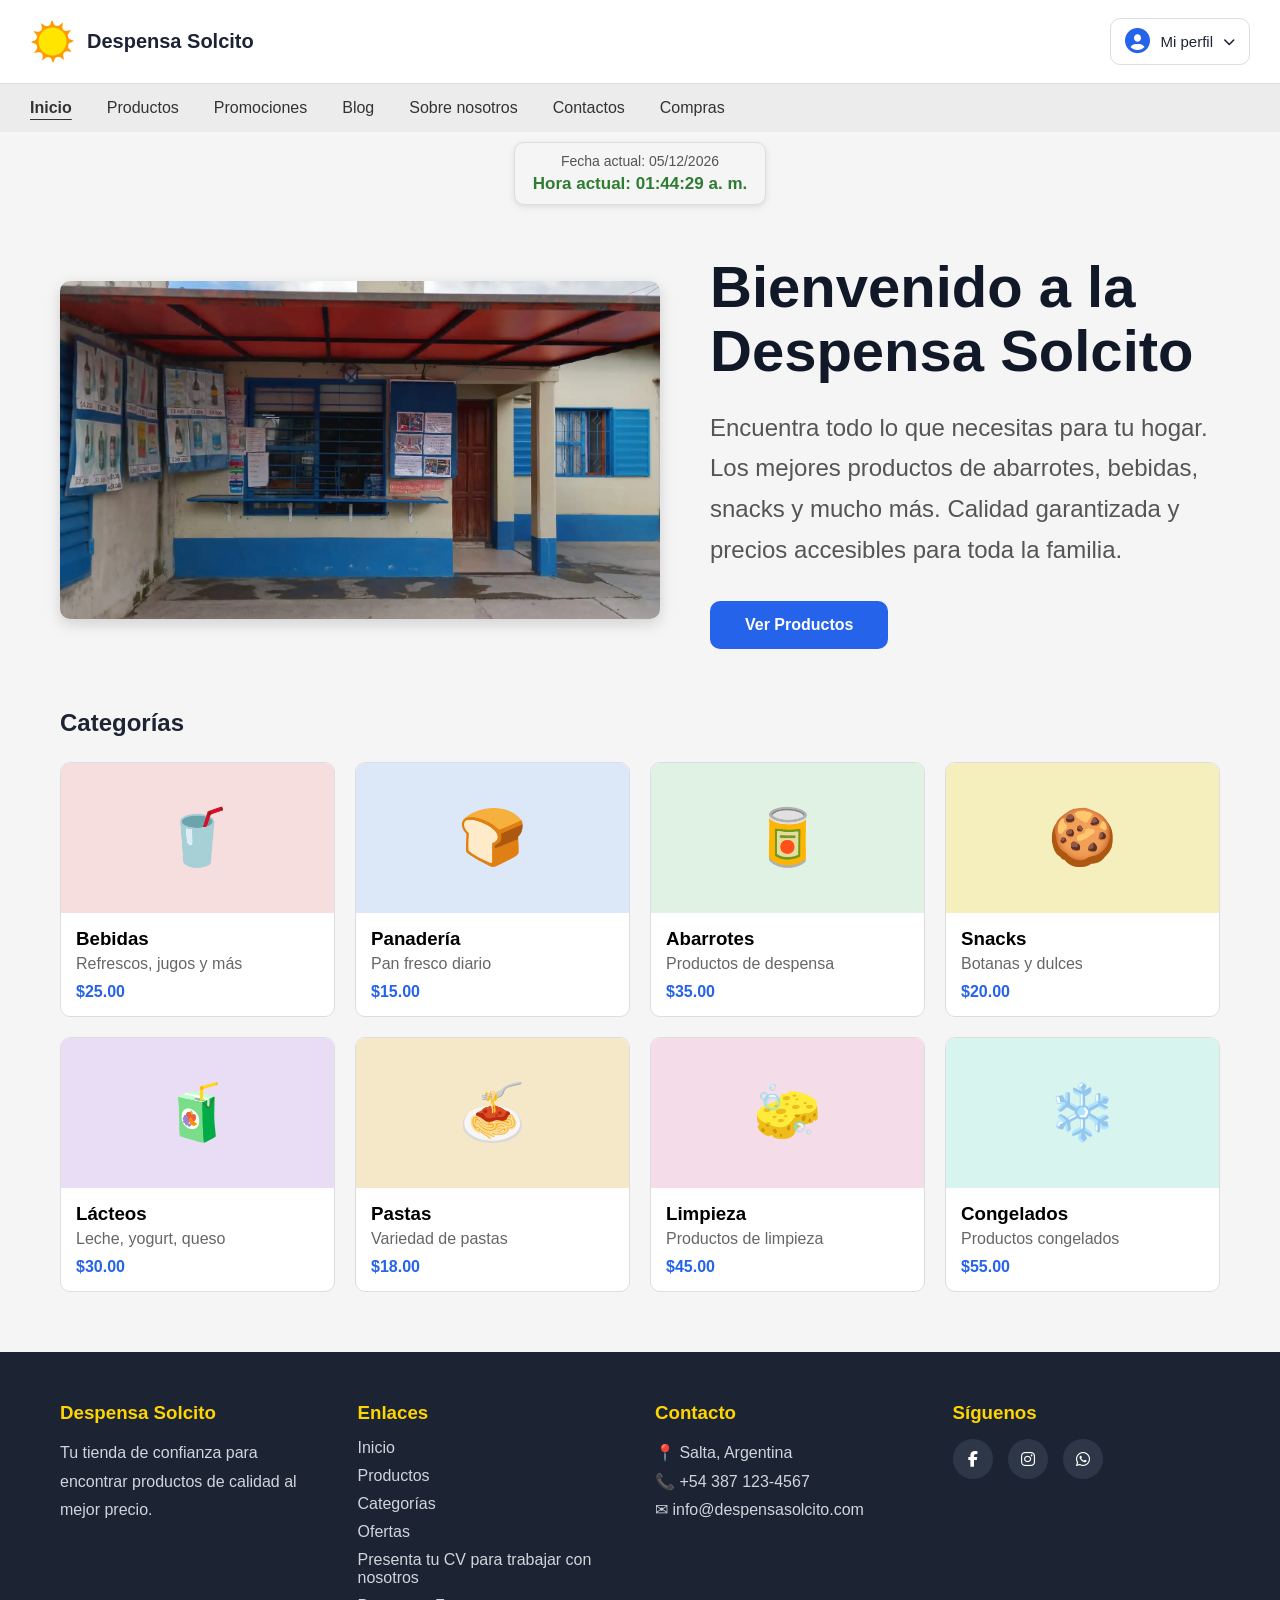
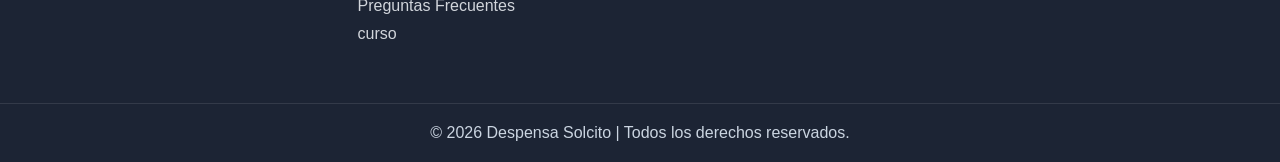
<file: index.html>
<!DOCTYPE html>
<html lang="es">
<head>
    <meta charset="UTF-8">
    <meta name="viewport" content="width=device-width, initial-scale=1.0">
    <title>Despensa Solcito</title>
    <link rel="stylesheet" href="css/style.css">
    <link rel="stylesheet"
        href="https://cdnjs.cloudflare.com/ajax/libs/font-awesome/6.5.1/css/all.min.css">
</head>
    
<body>
    <!-- HEADER PRINCIPAL -->
    <header class="top-header">
        <div class="logo">
                <img src="img/marca/despensa-solcito.png" alt="Logo de la despensas">
            <h1>Despensa Solcito</h1>
        </div>

        <!--Muestra la fecha actual o la hora en tiempo real (Date() y setInterval()).-->
        <div class="dropdown-menu">
            <!-- Botón que abre el menú -->
            <button class="dropdown-toggle" id="perfilBoton"
                    aria-expanded="false"
                    aria-controls="perfilMenu"
                    type="button">

                <i class="fas fa-user-circle"></i>
                <span>Mi perfil</span>
                <i class="fas fa-chevron-down flecha"></i>
            </button>

            <!-- Contenido desplegable -->
            <div class="dropdown-wrapper" id="perfilMenu" hidden>
                <!-- Información del usuario -->
                <div class="user-info">
                    <img src="img/iconos/usuario.png" alt="Foto de perfil">
                    <div>
                        <h2>Tu nombre</h2>
                        <p>Mi cuenta</p>
                    </div>
                </div>

                <hr>
                <!-- Opciones del menú -->
                <div class="menu-options">
                    <a href="perfil.html">
                        <img src="img/iconos/usuario.png" alt="Compras">
                        <p>Mi perfil</p>
                        <span></span>
                    </a>
                    <a href="compras.html">
                        <img src="img/iconos/carrito.png" alt="Compras">
                        <p>Mis compras</p>
                        <span></span>
                    </a>

                    <a href="Favoritos.html">
                        <img src="img/iconos/favoritos.png" alt="Productos favoritos">
                        <p>Productos Favoritos</p>
                        <span></span>
                    </a>

                    <a href="configuracion.html">
                        <img src="img/iconos/config.png" alt="Configuración">
                        <p>Configuración</p>
                        <span></span>
                    </a>

                    <a href="ayuda.html">
                        <img src="img/iconos/soporte.png" alt="Ayuda y soporte">
                        <p>Ayuda y soporte</p>
                        <span></span>
                    </a>
                    <a href="contactos.html">
                        <img src="img/iconos/contacto.png" alt="Telefono">
                        <p>Contacto</p>
                        <span></span>
                    </a>
                    <hr>

                    <a href="login.html" class="cerrar-sesion">
                        <img src="img/iconos/sesion.png" alt="Inician cerrar-sesion">
                        <p>Iniciar sesión</p>
                        <span></span>
                    </a>
                </div>
            </div>
        </div>
    </header>

    <!-- MENÚ -->
    <nav class="navbar">
        <ul>
            <li><a href="index.html">Inicio</a></li>
            <li><a href="producto.html">Productos</a></li>
            <li><a href="promociones.html">Promociones</a></li>
            <li><a href="blog.html">Blog</a></li>
            <li><a href="sobre_nosotros.html">Sobre nosotros</a></li>
            <li><a href="contactos.html">Contactos</a></li>
            <li><a href="compras.html">Compras</a></li>
        </ul>
    </nav>

    <!-- Fecha y hora actual -->
    <div class="fecha-hora">
        <p id="fechaActual"></p>
        <p id="horaActual"></p>
    </div>

    <!-- HERO -->
    <section class="hero">
        <div class="hero-image">
            <img 
                src="img/fotos/local.webp"
                srcset="
                    img/fotos/local.webp 400w,
                    img/fotos/local.webp 800w,
                    img/fotos/local.webp 1200w
                "
                sizes="(max-width: 600px) 100vw, 600px"
                alt="Descripción de la imagen"
                width="800"
                height="450"
                fetchpriority="high"
            >
        </div>

        <div class="hero-content">
            <h2>Bienvenido a la <br>Despensa Solcito</h2>
            <p>
                Encuentra todo lo que necesitas para tu hogar.
                Los mejores productos de abarrotes, bebidas,
                snacks y mucho más. Calidad garantizada y
                precios accesibles para toda la familia.
            </p>
            <a href="producto.html" class="btn">Ver Productos</a>
        </div>
    </section>

    <!-- CATEGORÍAS -->
    <section class="categorias">
        <h2>Categorías</h2>
        <div class="grid-categorias">
            <div class="card">
                <div class="icon bebida">🥤</div>
                <h3>Bebidas</h3>
                <p>Refrescos, jugos y más</p>
                <span>$25.00</span>
            </div>
            <div class="card">
                <div class="icon pan">🍞</div>
                <h3>Panadería</h3>
                <p>Pan fresco diario</p>
                <span>$15.00</span>
            </div>
            <div class="card">
                <div class="icon abarrotes">🥫</div>
                <h3>Abarrotes</h3>
                <p>Productos de despensa</p>
                <span>$35.00</span>
            </div>
            <div class="card">
                <div class="icon snacks">🍪</div>
                <h3>Snacks</h3>
                <p>Botanas y dulces</p>
                <span>$20.00</span>
            </div>
            <div class="card">
                <div class="icon lacteos">🧃</div>
                <h3>Lácteos</h3>
                <p>Leche, yogurt, queso</p>
                <span>$30.00</span>
            </div>
            <div class="card">
                <div class="icon pastas">🍝</div>
                <h3>Pastas</h3>
                <p>Variedad de pastas</p>
                <span>$18.00</span>
            </div>
            <div class="card">
                <div class="icon limpieza">🧽</div>
                <h3>Limpieza</h3>
                <p>Productos de limpieza</p>
                <span>$45.00</span>
            </div>
            <div class="card">
                <div class="icon congelados">❄️</div>
                <h3>Congelados</h3>
                <p>Productos congelados</p>
                <span>$55.00</span>
            </div>
        </div>
    </section>

    <!-- FOOTER -->
    <footer class="footer">

        <div class="footer-container">
            <div class="footer-section">
                <h3>Despensa Solcito</h3>
                <p>
                    Tu tienda de confianza para encontrar
                    productos de calidad al mejor precio.
                </p>
            </div>
            <div class="footer-section">
                <h3>Enlaces</h3>
                <ul>
                    <li><a href="index.html">Inicio</a></li>
                    <li><a href="producto.html">Productos</a></li>
                    <li><a href="#">Categorías</a></li>
                    <li><a href="promociones.html">Ofertas</a></li>
                    <li><a href="cv.html">Presenta tu CV para trabajar con nosotros</a></li>
                    <li><a href="preguntas_frecuentes.html">Preguntas Frecuentes</a></li>
                    <li><a href="curso.html">curso</a></li>
                </ul>
            </div>
            <div class="footer-section">
                <h3>Contacto</h3>
                <p>📍 Salta, Argentina</p>
                <p>📞 +54 387 123-4567</p>
                <p>✉ info@despensasolcito.com</p>
            </div>
            <div class="footer-section">
                <h3>Síguenos</h3>
                <div class="social-icons">
                    <a href="#" aria-label="Facebook">
                        <i class="fab fa-facebook-f"></i>
                    </a>
                    <a href="#" aria-label="Instagram">
                        <i class="fab fa-instagram"></i>
                    </a>
                    <a href="#" aria-label="WhatsApp">
                        <i class="fab fa-whatsapp"></i>
                    </a>
                </div>
            </div>
        </div>
        <div class="footer-bottom">
            <p>© 2026 Despensa Solcito | Todos los derechos reservados.</p>
        </div>
    </footer>
    <script src="js/funciones/tema.js"></script>
    <script src="js/funciones/menus.js"></script>
    <script src="js/funciones/fecha-hora.js"></script>
    <script src="js/funciones/alerta.js"></script>
    <script src="js/paginas/inicio.js"></script>
</body>
</html>
</file>
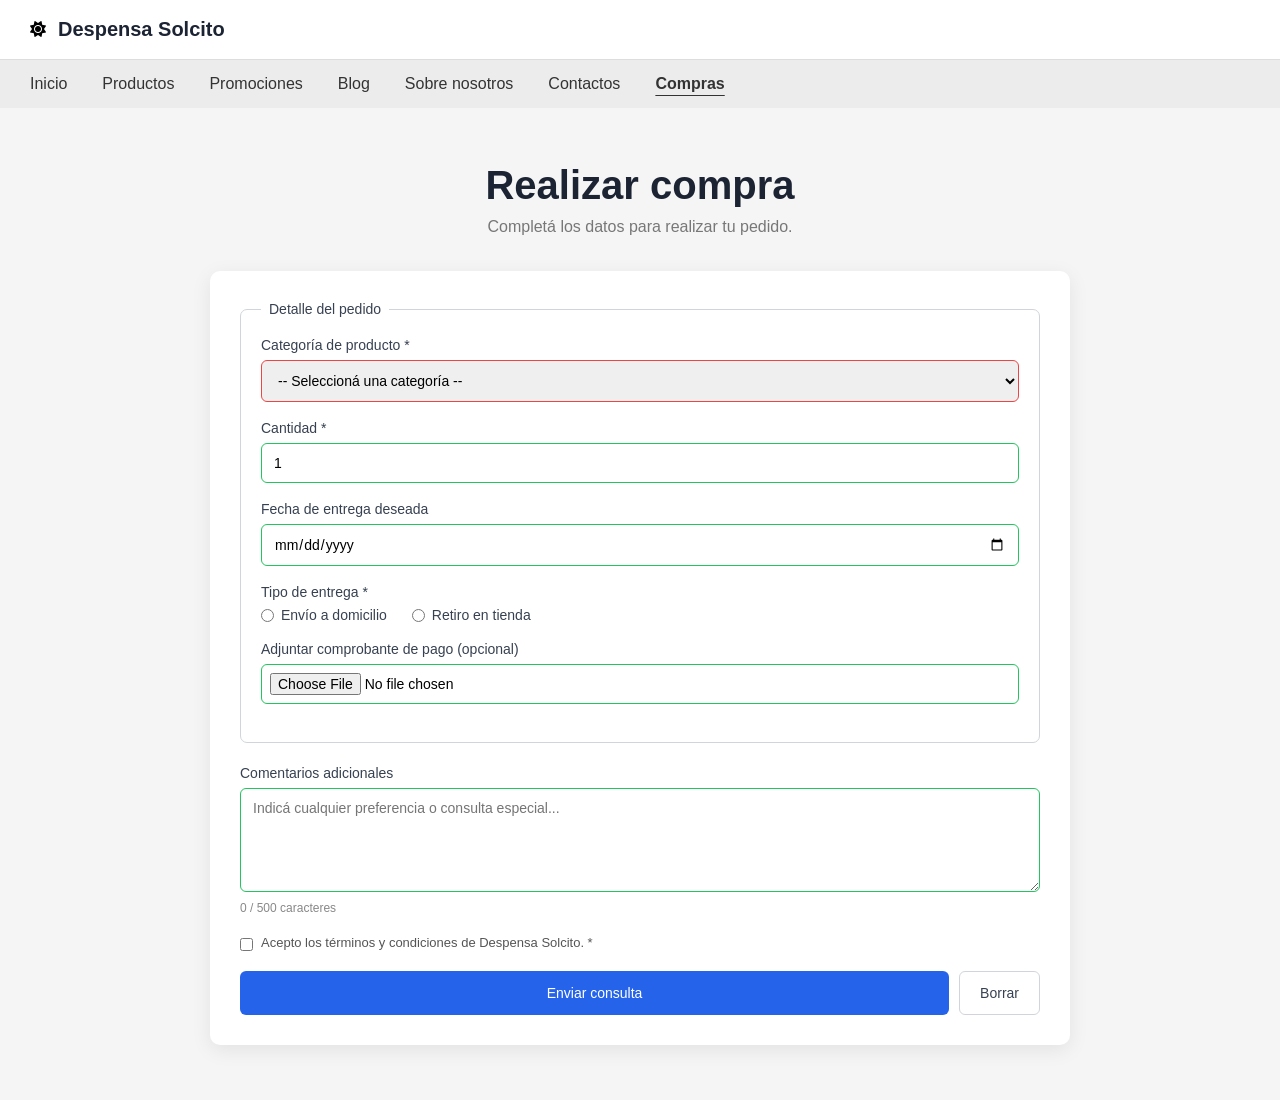
<file: compras.html>
<!DOCTYPE html>
<html lang="es">
<head>
    <meta charset="UTF-8">
    <meta name="viewport" content="width=device-width, initial-scale=1.0">
    <title>Compras - Despensa Solcito</title>
    <link rel="stylesheet" href="css/style.css">
    <link rel="stylesheet" href="css/compras.css">
    <link rel="stylesheet" href="https://cdnjs.cloudflare.com/ajax/libs/font-awesome/6.5.1/css/all.min.css">
</head>

<body>

<header class="top-header">
    <div class="logo">
        <div class="logo-icon">
            <i class="fas fa-sun"></i>
        </div>
        <h1>Despensa Solcito</h1>
    </div>
</header>

<nav class="navbar">
    <ul>
        <li><a href="index.html">Inicio</a></li>
        <li><a href="producto.html">Productos</a></li>
        <li><a href="promociones.html">Promociones</a></li>
        <li><a href="blog.html">Blog</a></li>
        <li><a href="sobre_nosotros.html">Sobre nosotros</a></li>
        <li><a href="contactos.html">Contactos</a></li>
        <li><a href="compras.html">Compras</a></li>
    </ul>
</nav>

<main class="compras">

    <section class="compras-header">
        <h2>Realizar compra</h2>
        <p>Completá los datos para realizar tu pedido.</p>
    </section>

    <section class="pedido-card">

        <form id="formPedido" action="#" method="post" enctype="multipart/form-data" data-validar data-resumen="resumenPedido">

            <input type="hidden" id="origen" name="origen" value="despensa">

            <fieldset>
                <legend>Detalle del pedido</legend>

                <div class="form-group">
                    <label for="categoria">Categoría de producto *</label>
                    <select id="categoria" name="categoria" required>
                        <option value="">-- Seleccioná una categoría --</option>
                        <option value="bebidas">Bebidas</option>
                        <option value="panaderia">Panadería</option>
                        <option value="abarrotes">Abarrotes</option>
                        <option value="snacks">Snacks</option>
                        <option value="lacteos">Lácteos</option>
                        <option value="pastas">Pastas</option>
                        <option value="limpieza">Limpieza</option>
                        <option value="congelados">Congelados</option>
                    </select>
                </div>

                <div class="form-group">
                    <label for="cantidad">Cantidad *</label>
                    <input type="number" id="cantidad" name="cantidad" min="1" max="50" value="1" required>
                </div>

                <div class="form-group">
                    <label for="fecha">Fecha de entrega deseada</label>
                    <input type="date" id="fecha" name="fecha">
                </div>

                <div class="form-group">
                    <span class="form-label">Tipo de entrega *</span>

                    <div class="radio-group">
                        <label>
                            <input type="radio" name="entrega" value="domicilio" required>
                            Envío a domicilio
                        </label>

                        <label>
                            <input type="radio" name="entrega" value="retiro">
                            Retiro en tienda
                        </label>
                    </div>
                </div>

                <div class="form-group">
                    <label for="comprobante">Adjuntar comprobante de pago <span>(opcional)</span></label>
                    <input type="file" id="comprobante" name="comprobante" accept=".jpg,.jpeg,.png,.pdf">
                </div>
            </fieldset>

            <div class="form-group">
                <label for="comentarios">Comentarios adicionales</label>
                <textarea id="comentarios" name="comentarios" rows="5" maxlength="500" placeholder="Indicá cualquier preferencia o consulta especial..."></textarea>
                <small id="contadorComentarios">Máximo 500 caracteres.</small>
            </div>

            <div class="checkbox-group">
                <input type="checkbox" id="terminos" name="terminos" value="aceptado" required>
                <label for="terminos">Acepto los términos y condiciones de Despensa Solcito. *</label>
            </div>

            <div class="form-buttons">
                <button type="submit" class="btn-enviar">Enviar consulta</button>
                <button type="reset" class="btn-reset">Borrar</button>
            </div>

        </form>
    </section>

    <section class="resumen" id="resumenPedido" aria-live="polite" hidden></section>
</main>

    <script src="js/funciones/tema.js"></script>
    <script src="js/funciones/menus.js"></script>
    <script src="js/funciones/validaciones.js"></script>
    <script src="js/funciones/resumen-formulario.js"></script>
    <script src="js/paginas/compras.js"></script>
</body>
</html>
</file>
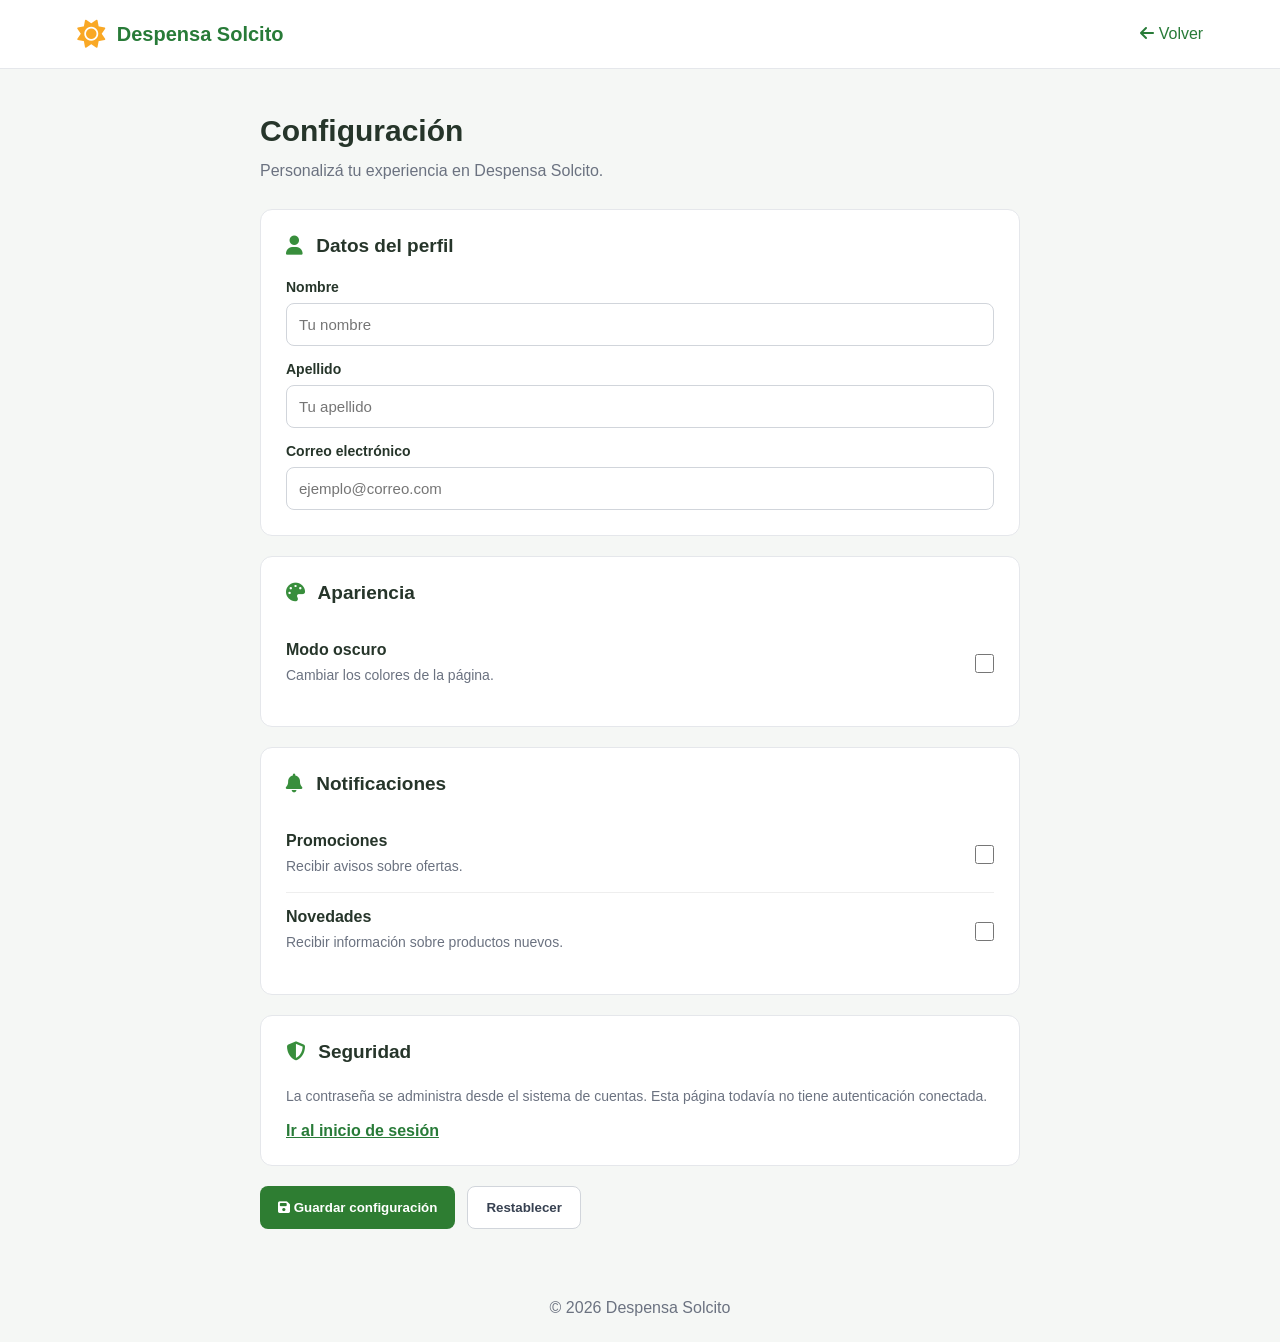
<file: configuracion.html>
<!DOCTYPE html>
<html lang="es">
<head>
    <meta charset="UTF-8">
    <meta name="viewport" content="width=device-width, initial-scale=1.0">
    <title>Configuración | Despensa Solcito</title>
    <link rel="stylesheet" href="css/configuracion.css">
    <link rel="stylesheet"
          href="https://cdnjs.cloudflare.com/ajax/libs/font-awesome/6.5.1/css/all.min.css">
</head>
<body>

    <header class="encabezado">
        <a href="index.html" class="marca">
            <i class="fa-solid fa-sun"></i>
            <span>Despensa Solcito</span>
        </a>
        <a href="index.html" class="volver">
            <i class="fa-solid fa-arrow-left"></i> Volver
        </a>
    </header>

    <main class="contenedor">
        <div class="titulo">
            <h1>Configuración</h1>
            <p>Personalizá tu experiencia en Despensa Solcito.</p>
        </div>

        <form id="formConfiguracion">

            <section class="panel">
                <h2><i class="fa-solid fa-user"></i> Datos del perfil</h2>

                <label for="nombre">Nombre</label>
                <input type="text" id="nombre" placeholder="Tu nombre">

                <label for="apellido">Apellido</label>
                <input type="text" id="apellido" placeholder="Tu apellido">

                <label for="correo">Correo electrónico</label>
                <input type="email" id="correo"
                       placeholder="ejemplo@correo.com">
            </section>

            <section class="panel">
                <h2><i class="fa-solid fa-palette"></i> Apariencia</h2>

                <div class="opcion">
                    <div>
                        <strong>Modo oscuro</strong>
                        <p>Cambiar los colores de la página.</p>
                    </div>
                    <input type="checkbox" id="modoOscuro">
                </div>
            </section>

            <section class="panel">
                <h2><i class="fa-solid fa-bell"></i> Notificaciones</h2>

                <div class="opcion">
                    <div>
                        <strong>Promociones</strong>
                        <p>Recibir avisos sobre ofertas.</p>
                    </div>
                    <input type="checkbox" id="notificacionesPromos">
                </div>

                <div class="opcion">
                    <div>
                        <strong>Novedades</strong>
                        <p>Recibir información sobre productos nuevos.</p>
                    </div>
                    <input type="checkbox" id="notificacionesNovedades">
                </div>
            </section>

            <section class="panel">
                <h2><i class="fa-solid fa-shield-halved"></i> Seguridad</h2>

                <p class="aviso">
                    La contraseña se administra desde el sistema de cuentas.
                    Esta página todavía no tiene autenticación conectada.
                </p>

                <a href="login.html" class="enlace">
                    Ir al inicio de sesión
                </a>
            </section>

            <div class="acciones">
                <button type="submit" class="guardar">
                    <i class="fa-solid fa-floppy-disk"></i>
                    Guardar configuración
                </button>

                <button type="button" id="restablecer" class="restablecer">
                    Restablecer
                </button>
            </div>

            <p id="mensaje" role="status" aria-live="polite"></p>
        </form>
    </main>

    <footer>
        © 2026 Despensa Solcito
    </footer>

    <script src="js/funciones/tema.js"></script>
    <script src="js/paginas/configuracion.js"></script>
</body>
</html>
</file>
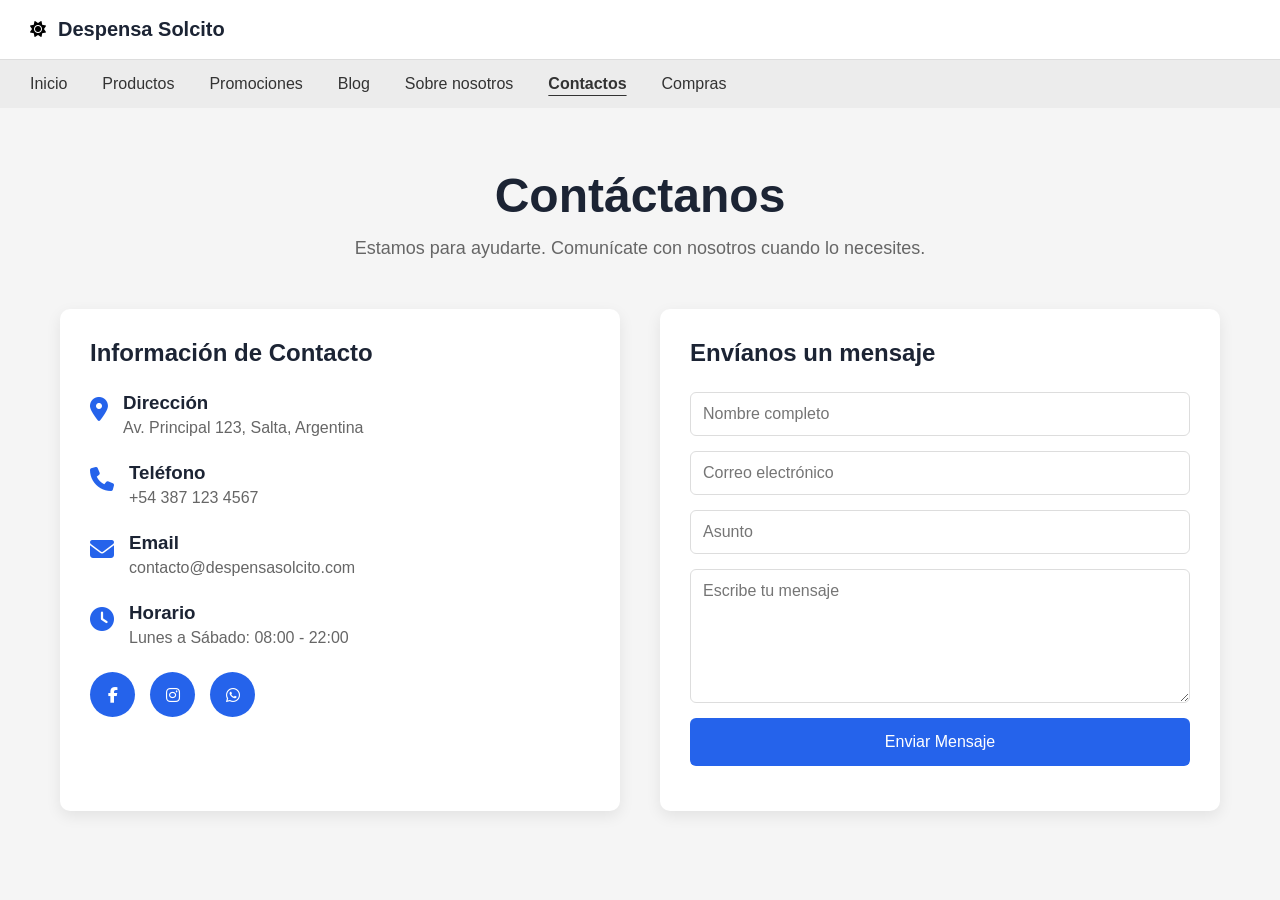
<file: contactos.html>
<!DOCTYPE html>
<html lang="es">
<head>
    <meta charset="UTF-8">
    <meta name="viewport" content="width=device-width, initial-scale=1.0">
    <title>Despensa Solcito</title>
    <link rel="stylesheet" href="css/style.css">
    <link rel="stylesheet" href="css/contactos.css">
    <link rel="stylesheet"
        href="https://cdnjs.cloudflare.com/ajax/libs/font-awesome/6.5.1/css/all.min.css">
</head>
<body>
    <!-- HEADER PRINCIPAL -->
    <header class="top-header">
        <div class="logo">
            <div class="logo-icon">
                <i class="fas fa-sun"></i>
            </div>
            <h1>Despensa Solcito</h1>
        </div>
    </header>

    <!-- MENÚ -->
    <nav class="navbar">
        <ul>
            <li><a href="index.html">Inicio</a></li>
            <li><a href="producto.html">Productos</a></li>
            <li><a href="promociones.html">Promociones</a></li>
            <li><a href="blog.html">Blog</a></li>
            <li><a href="sobre_nosotros.html">Sobre nosotros</a></li>
            <li><a href="contactos.html">Contactos</a></li>
            <li><a href="compras.html">Compras</a></li>
        </ul>
    </nav>

    <!-- CONTACTO -->
    <section class="contact-header">
        <h1>Contáctanos</h1>
        <p>Estamos para ayudarte. Comunícate con nosotros cuando lo necesites.</p>
    </section>

    <section class="contact-container">

        <!-- INFORMACIÓN -->
        <div class="contact-info">

            <h2>Información de Contacto</h2>

            <div class="info-item">
                <i class="fas fa-map-marker-alt"></i>
                <div>
                    <h3>Dirección</h3>
                    <p>Av. Principal 123, Salta, Argentina</p>
                </div>
            </div>

            <div class="info-item">
                <i class="fas fa-phone"></i>
                <div>
                    <h3>Teléfono</h3>
                    <p>+54 387 123 4567</p>
                </div>
            </div>

            <div class="info-item">
                <i class="fas fa-envelope"></i>
                <div>
                    <h3>Email</h3>
                    <p>contacto@despensasolcito.com</p>
                </div>
            </div>

            <div class="info-item">
                <i class="fas fa-clock"></i>
                <div>
                    <h3>Horario</h3>
                    <p>Lunes a Sábado: 08:00 - 22:00</p>
                </div>
            </div>

            <div class="social-contact">
                <a href="#"><i class="fab fa-facebook-f"></i></a>
                <a href="#"><i class="fab fa-instagram"></i></a>
                <a href="#"><i class="fab fa-whatsapp"></i></a>
            </div>

        </div>

        <!-- FORMULARIO -->
        <div class="contact-form">

            <h2>Envíanos un mensaje</h2>

            <form id="formContacto" data-validar>

                <div class="campo">
                    <input type="text" id="nombre" name="nombre" placeholder="Nombre completo" aria-label="Nombre completo" required>
                </div>

                <div class="campo">
                    <input type="email" id="correo" name="correo" placeholder="Correo electrónico" aria-label="Correo electrónico" required>
                </div>

                <div class="campo">
                    <input type="text" id="asunto" name="asunto" placeholder="Asunto" aria-label="Asunto">
                </div>

                <div class="campo">
                    <textarea id="mensaje" name="mensaje" rows="6" placeholder="Escribe tu mensaje" aria-label="Mensaje" required></textarea>
                </div>

                <button type="submit">Enviar Mensaje</button>

                <p id="mensajeContacto" class="mensaje-estado" role="status" aria-live="polite"></p>

            </form>

        </div>

    </section>

    <script src="js/funciones/tema.js"></script>
    <script src="js/funciones/menus.js"></script>
    <script src="js/funciones/validaciones.js"></script>
    <script src="js/paginas/contactos.js"></script>
</body>
</file>
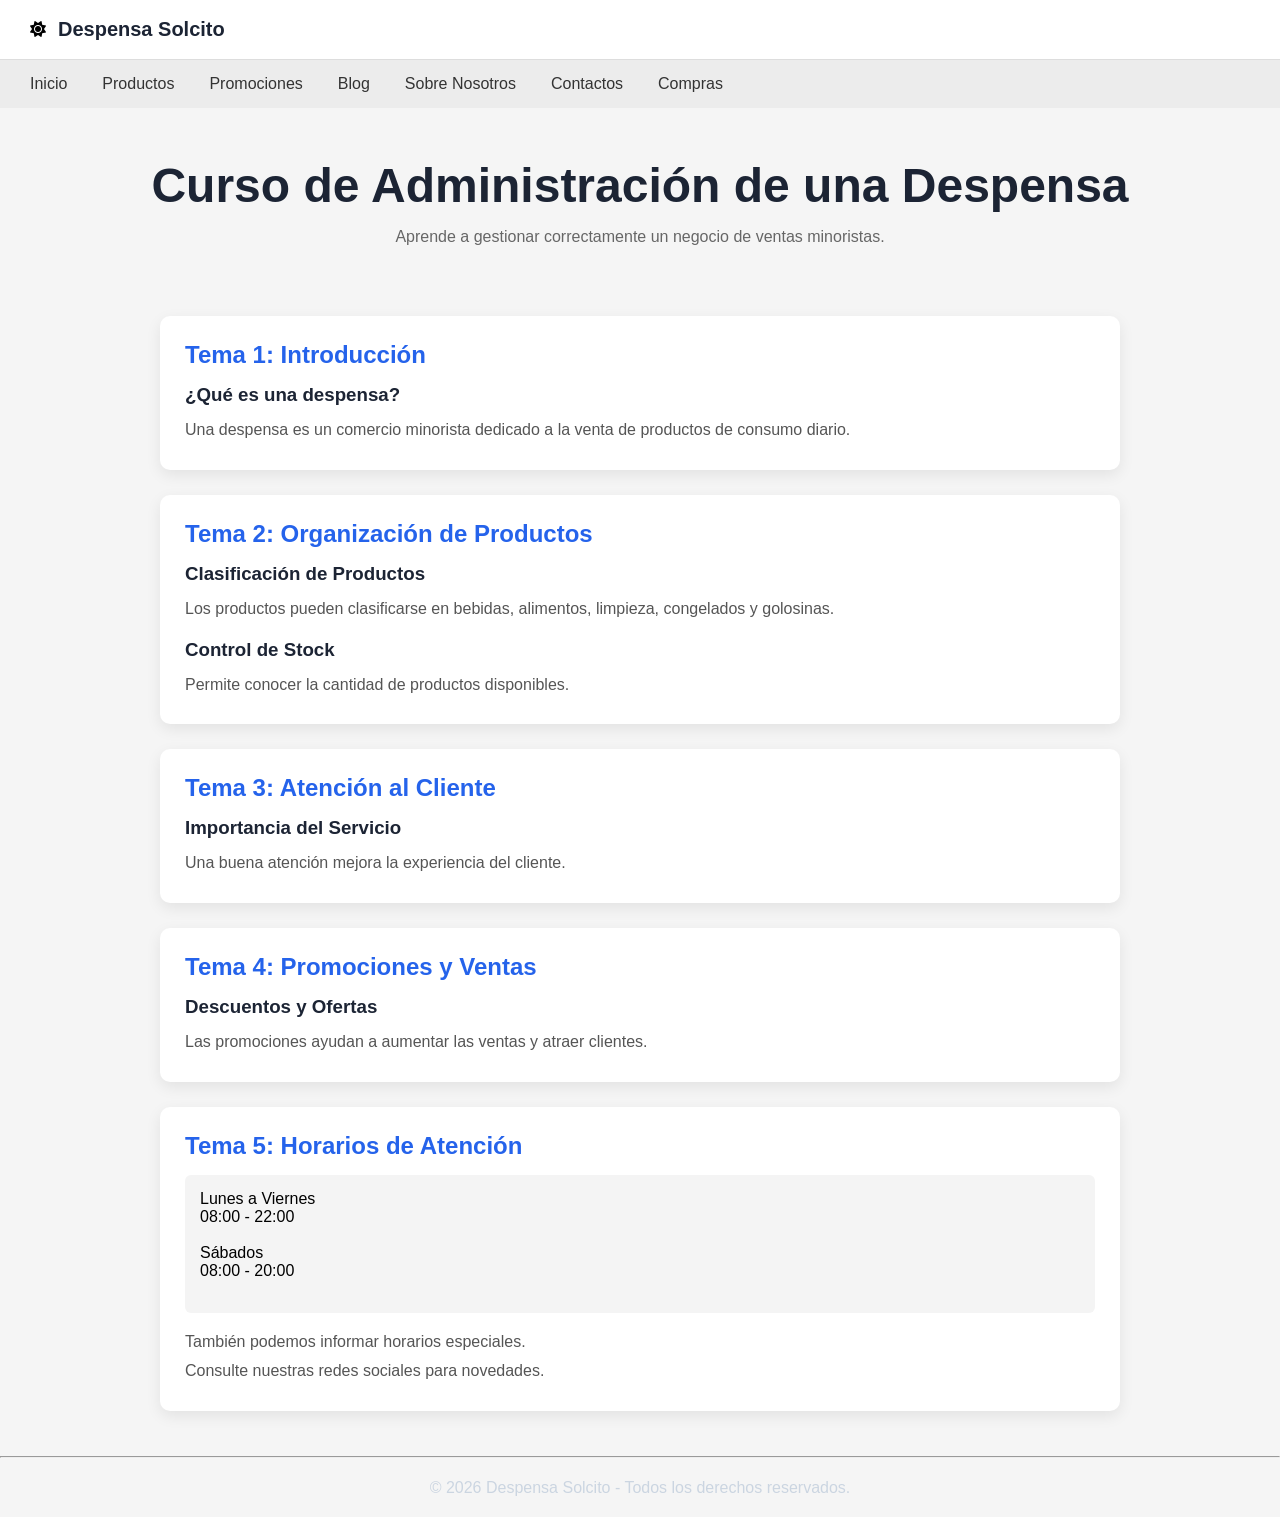
<file: curso.html>
<!DOCTYPE html>
<html lang="es">
<head>
    <meta charset="UTF-8">
    <meta name="viewport" content="width=device-width, initial-scale=1.0">
    <title>Curso - Despensa Solcito</title>

    <link rel="stylesheet" href="css/style.css">
    <link rel="stylesheet" href="css/curso.css">

    <link rel="stylesheet"
    href="https://cdnjs.cloudflare.com/ajax/libs/font-awesome/6.5.1/css/all.min.css">
</head>
<body>

    <header class="top-header">
        <div class="logo">
            <div class="logo-icon">
                <i class="fas fa-sun"></i>
            </div>
            <h1>Despensa Solcito</h1>
        </div>
    </header>

    <nav class="navbar">
        <ul>
            <li><a href="index.html">Inicio</a></li>
            <li><a href="producto.html">Productos</a></li>
            <li><a href="promociones.html">Promociones</a></li>
            <li><a href="blog.html">Blog</a></li>
            <li><a href="sobre_nosotros.html">Sobre Nosotros</a></li>
            <li><a href="contactos.html">Contactos</a></li>
            <li><a href="compras.html">Compras</a></li>
        </ul>
    </nav>

    <section class="curso-header">
        <h1>Curso de Administración de una Despensa</h1>
        <p>Aprende a gestionar correctamente un negocio de ventas minoristas.</p>
    </section>

    <section class="curso-container">

        <div class="tema">
            <h2>Tema 1: Introducción</h2>

            <h3>¿Qué es una despensa?</h3>

            <p>
                Una despensa es un comercio minorista dedicado a la venta
                de productos de consumo diario.
            </p>
        </div>

        <div class="tema">
            <h2>Tema 2: Organización de Productos</h2>

            <h3>Clasificación de Productos</h3>

            <p>
                Los productos pueden clasificarse en bebidas,
                alimentos, limpieza, congelados y golosinas.
            </p>

            <h3>Control de Stock</h3>

            <p>
                Permite conocer la cantidad de productos disponibles.
            </p>
        </div>

        <div class="tema">
            <h2>Tema 3: Atención al Cliente</h2>

            <h3>Importancia del Servicio</h3>

            <p>
                Una buena atención mejora la experiencia del cliente.
            </p>
        </div>

        <div class="tema">
            <h2>Tema 4: Promociones y Ventas</h2>

            <h3>Descuentos y Ofertas</h3>

            <p>
                Las promociones ayudan a aumentar las ventas y atraer clientes.
            </p>
        </div>

        <div class="tema">
            <h2>Tema 5: Horarios de Atención</h2>

            <pre>
Lunes a Viernes
08:00 - 22:00

Sábados
08:00 - 20:00
            </pre>

            <p>
                También podemos informar horarios especiales.<br>
                Consulte nuestras redes sociales para novedades.
            </p>
        </div>

    </section>

    <hr>

    <footer class="footer-bottom">
        <p>© 2026 Despensa Solcito - Todos los derechos reservados.</p>
    </footer>


    <script src="js/funciones/tema.js"></script>
    <script src="js/funciones/menus.js"></script>
</body>
</html>
</file>
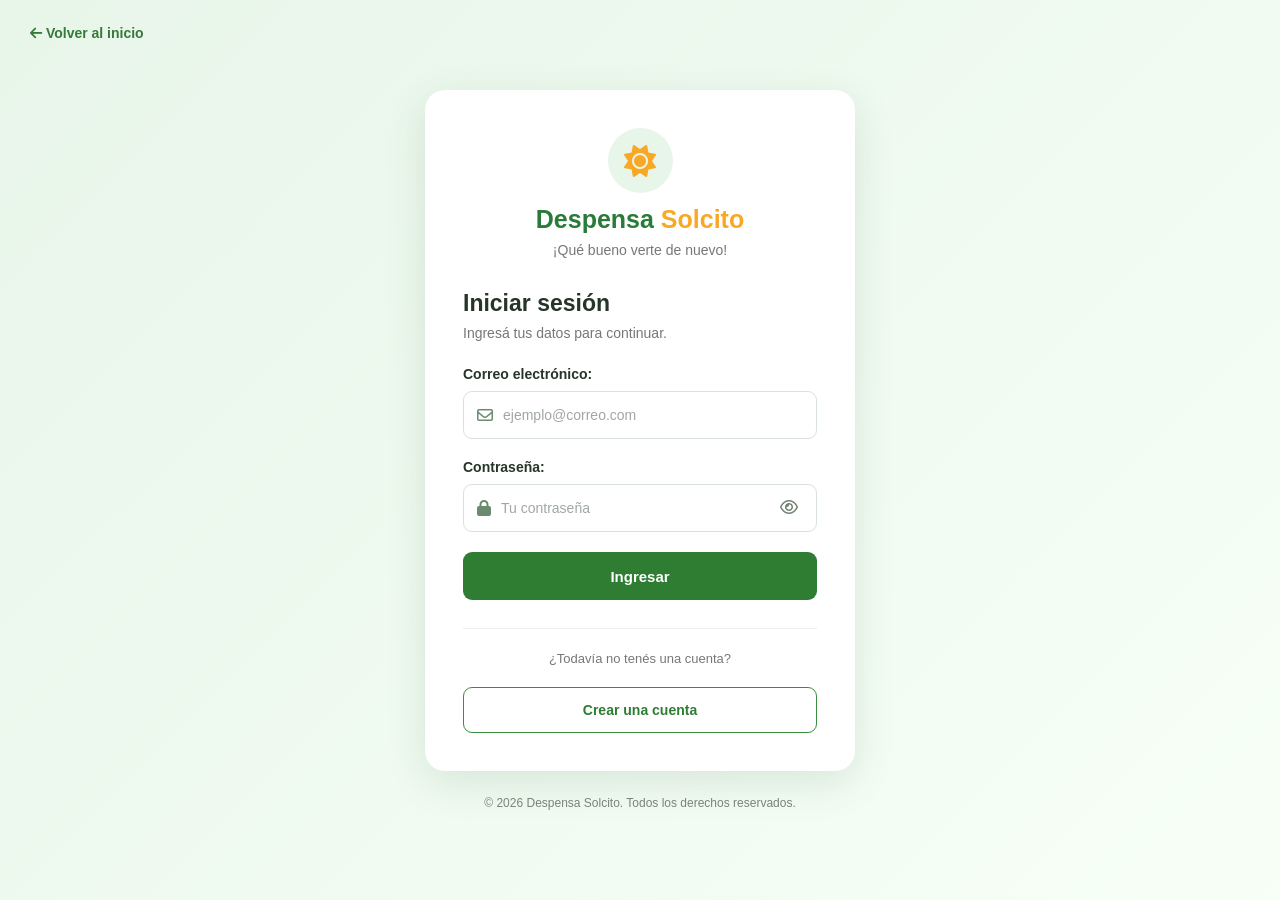
<file: login.html>
<!DOCTYPE html>
<html lang="es">
<head>
    <meta charset="UTF-8">
    <meta name="viewport" content="width=device-width, initial-scale=1.0">
    <title>Iniciar sesión | Despensa Solcito</title>
    <link rel="stylesheet" href="css/login.css">
    <link rel="stylesheet" href="https://cdnjs.cloudflare.com/ajax/libs/font-awesome/6.5.0/css/all.min.css">
</head>
<body>

    <main class="login-container">

        <a href="index.html" class="volver-inicio">
            <i class="fa-solid fa-arrow-left"></i> Volver al inicio
        </a>

        <div class="login-card">

            <div class="logo">
                <div class="logo-icono">
                    <i class="fa-solid fa-sun"></i>
                </div>
                <h1>Despensa <span>Solcito</span></h1>
                <p>¡Qué bueno verte de nuevo!</p>
            </div>

            <div class="login-titulo">
                <h2>Iniciar sesión</h2>
                <p>Ingresá tus datos para continuar.</p>
            </div>

            <form id="formLogin" novalidate>

                <div class="campo">
                    <label for="correo">Correo electrónico:</label>
                    <div class="input-icono">
                        <i class="fa-regular fa-envelope"></i>
                        <input type="email" id="correo" name="correo" autocomplete="email" placeholder="ejemplo@correo.com">
                    </div>
                    <p class="error-campo" id="errorCorreo" role="alert"></p>
                </div>

                <div class="campo">
                    <label for="contrasena">Contraseña:</label>
                    <div class="input-icono">
                        <i class="fa-solid fa-lock"></i>
                        <input type="password" id="contrasena" name="contrasena" autocomplete="current-password" placeholder="Tu contraseña">
                        <button type="button" id="mostrarContrasena" class="mostrar-contrasena" aria-label="Mostrar contraseña">
                            <i class="fa-regular fa-eye"></i>
                        </button>
                    </div>
                    <p class="error-campo" id="errorContrasena" role="alert"></p>
                </div>

                <button type="submit" class="boton-login">Ingresar</button>

                <p class="mensaje" id="mensajeLogin" role="status" aria-live="polite"></p>

            </form>

            <div class="separador">
                <span>¿Todavía no tenés una cuenta?</span>
            </div>

            <a href="registro.html" class="boton-registro">
                Crear una cuenta
            </a>

        </div>

        <p class="pie-login">
            © 2026 Despensa Solcito. Todos los derechos reservados.
        </p>

    </main>

    <script src="js/funciones/tema.js"></script>
    <script src="js/paginas/login.js"></script>
</body>
</html>
</file>
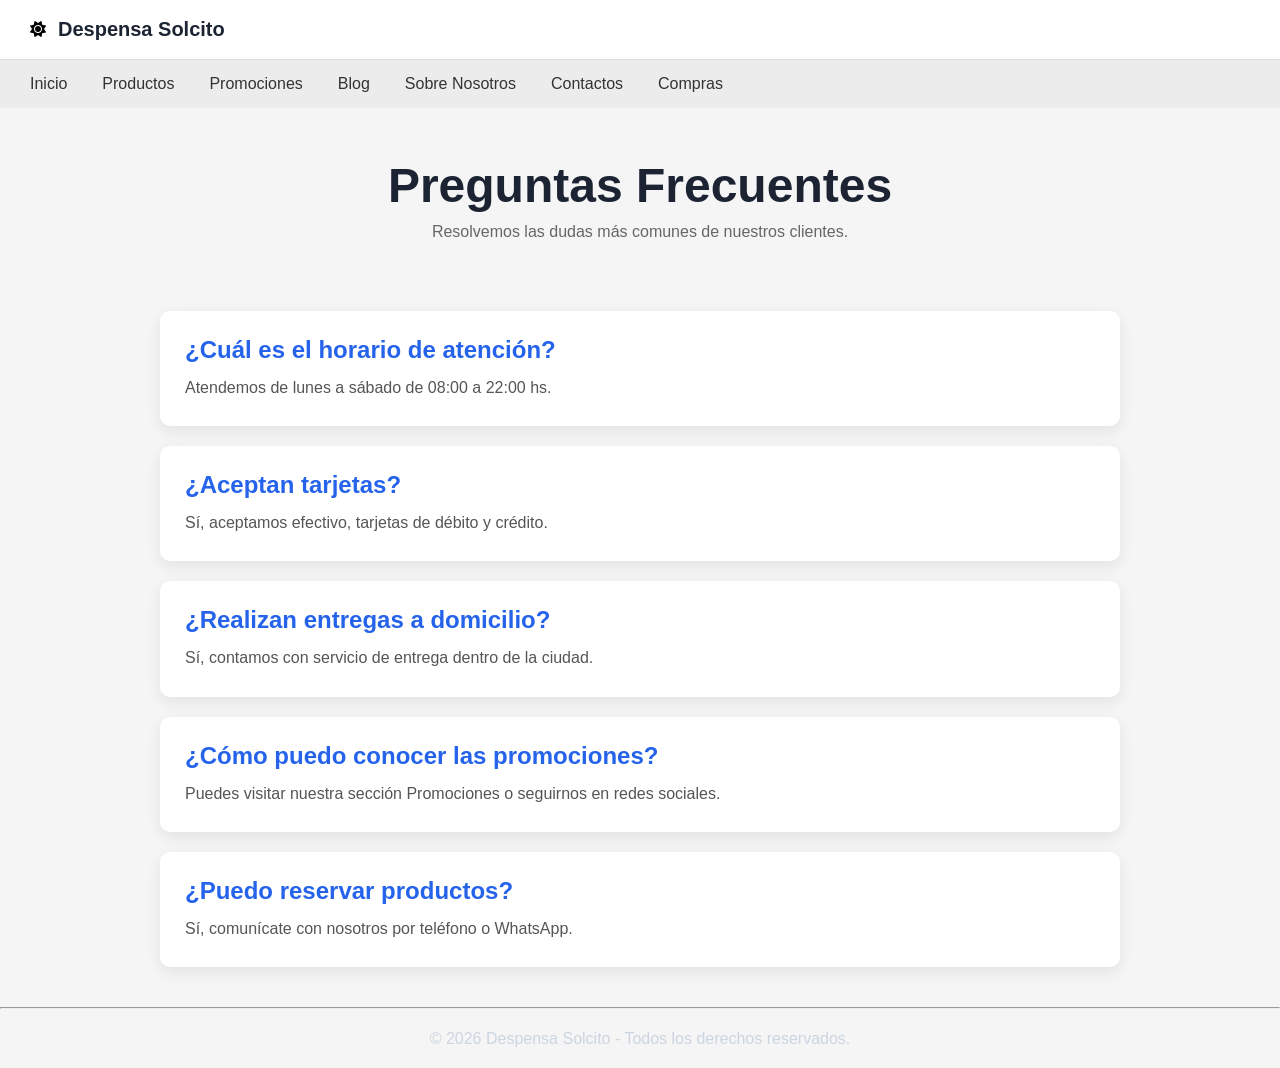
<file: preguntas_frecuentes.html>
<!DOCTYPE html>
<html lang="es">
<head>
    <meta charset="UTF-8">
    <meta name="viewport" content="width=device-width, initial-scale=1.0">
    <title>Preguntas Frecuentes - Despensa Solcito</title>

    <link rel="stylesheet" href="css/style.css">
    <link rel="stylesheet" href="css/preguntas_frecuentes.css">

    <link rel="stylesheet"
    href="https://cdnjs.cloudflare.com/ajax/libs/font-awesome/6.5.1/css/all.min.css">
</head>
<body>

    <header class="top-header">
        <div class="logo">
            <div class="logo-icon">
                <i class="fas fa-sun"></i>
            </div>
            <h1>Despensa Solcito</h1>
        </div>
    </header>

    <nav class="navbar">
        <ul>
            <li><a href="index.html">Inicio</a></li>
            <li><a href="producto.html">Productos</a></li>
            <li><a href="promociones.html">Promociones</a></li>
            <li><a href="blog.html">Blog</a></li>
            <li><a href="sobre_nosotros.html">Sobre Nosotros</a></li>
            <li><a href="contactos.html">Contactos</a></li>
            <li><a href="compras.html">Compras</a></li>
        </ul>
    </nav>

    <section class="faq-header">
        <h1>Preguntas Frecuentes</h1>
        <p>Resolvemos las dudas más comunes de nuestros clientes.</p>
    </section>

    <section class="faq-container">

        <div class="faq-item">
            <h2>¿Cuál es el horario de atención?</h2>
            <p>Atendemos de lunes a sábado de 08:00 a 22:00 hs.</p>
        </div>

        <div class="faq-item">
            <h2>¿Aceptan tarjetas?</h2>
            <p>Sí, aceptamos efectivo, tarjetas de débito y crédito.</p>
        </div>

        <div class="faq-item">
            <h2>¿Realizan entregas a domicilio?</h2>
            <p>Sí, contamos con servicio de entrega dentro de la ciudad.</p>
        </div>

        <div class="faq-item">
            <h2>¿Cómo puedo conocer las promociones?</h2>
            <p>Puedes visitar nuestra sección Promociones o seguirnos en redes sociales.</p>
        </div>

        <div class="faq-item">
            <h2>¿Puedo reservar productos?</h2>
            <p>Sí, comunícate con nosotros por teléfono o WhatsApp.</p>
        </div>

    </section>

    <hr>

    <footer class="footer-bottom">
        <p>© 2026 Despensa Solcito - Todos los derechos reservados.</p>
    </footer>

    <script src="js/funciones/tema.js"></script>
    <script src="js/funciones/menus.js"></script>
</body>
</html>
</file>
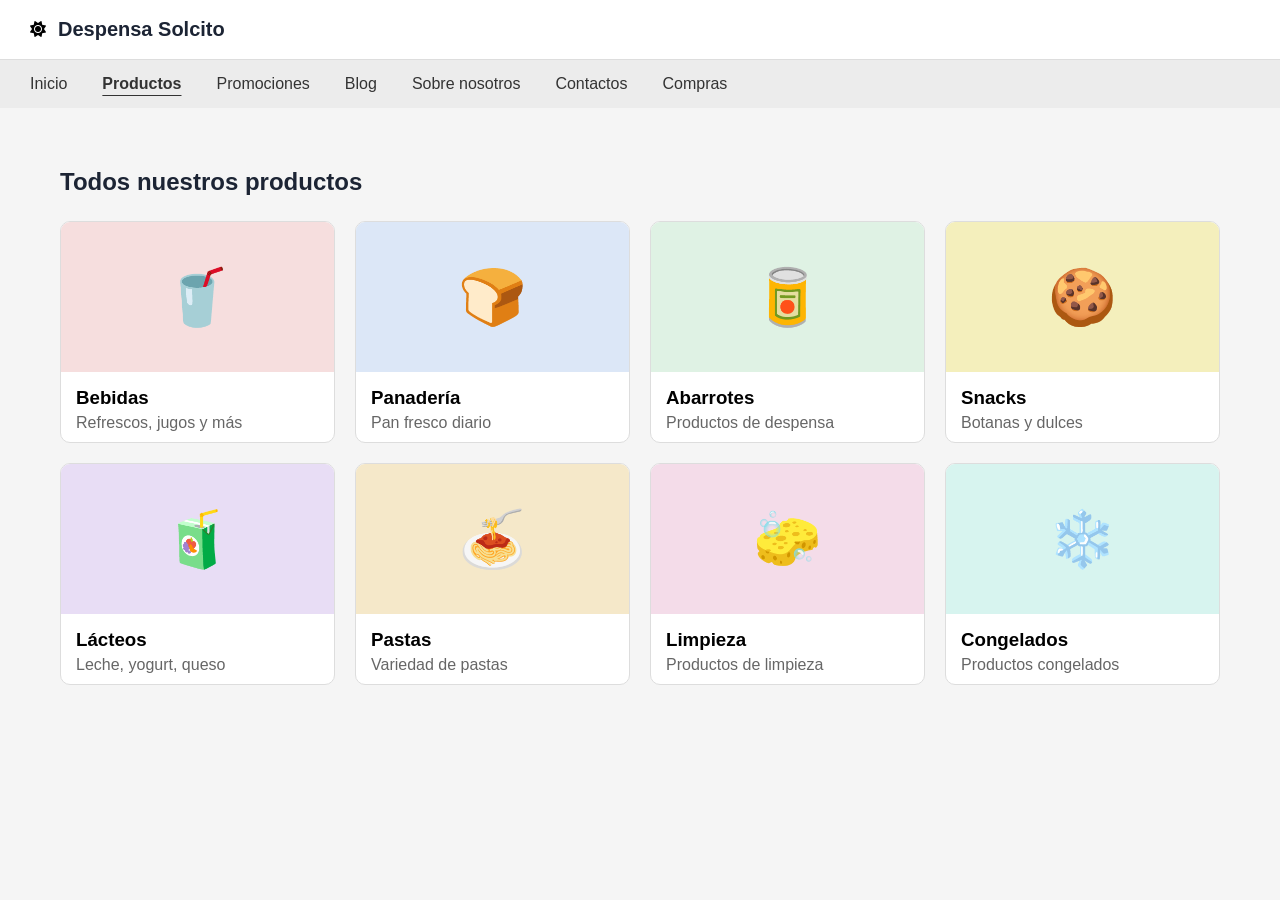
<file: producto.html>
<!DOCTYPE html>
<html lang="es">
<head>
    <meta charset="UTF-8">
    <meta name="viewport" content="width=device-width, initial-scale=1.0">
    <title>Despensa Solcito</title>
    <link rel="stylesheet" href="css/style.css">
    <link rel="stylesheet"
        href="https://cdnjs.cloudflare.com/ajax/libs/font-awesome/6.5.1/css/all.min.css">
</head>
<body>
    <!-- HEADER PRINCIPAL -->
    <header class="top-header">
        <div class="logo">
            <div class="logo-icon">
                <i class="fas fa-sun"></i>
            </div>
            <h1>Despensa Solcito</h1>
        </div>
    </header>

    <!-- MENÚ -->
    <nav class="navbar">
        <ul>
            <li><a href="index.html">Inicio</a></li>
            <li><a href="producto.html">Productos</a></li>
            <li><a href="promociones.html">Promociones</a></li>
            <li><a href="blog.html">Blog</a></li>
            <li><a href="sobre_nosotros.html">Sobre nosotros</a></li>
            <li><a href="contactos.html">Contactos</a></li>
            <li><a href="compras.html">Compras</a></li>
        </ul>
    </nav>

    <section class="categorias">
        <h2>Todos nuestros productos</h2>

        <div class="grid-categorias">

            <a href="categorias/bebidas.html" class="card">
                <div class="icon bebida">🥤</div>
                <h3>Bebidas</h3>
                <p>Refrescos, jugos y más</p>
            </a>

            <a href="panaderia.html" class="card">
                <div class="icon pan">🍞</div>
                <h3>Panadería</h3>
                <p>Pan fresco diario</p>
            </a>

            <a href="abarrotes.html" class="card">
                <div class="icon abarrotes">🥫</div>
                <h3>Abarrotes</h3>
                <p>Productos de despensa</p>
            </a>

            <a href="snacks.html" class="card">
                <div class="icon snacks">🍪</div>
                <h3>Snacks</h3>
                <p>Botanas y dulces</p>
            </a>

            <a href="lacteos.html" class="card">
                <div class="icon lacteos">🧃</div>
                <h3>Lácteos</h3>
                <p>Leche, yogurt, queso</p>
            </a>

            <a href="pastas.html" class="card">
                <div class="icon pastas">🍝</div>
                <h3>Pastas</h3>
                <p>Variedad de pastas</p>
            </a>

            <a href="limpieza.html" class="card">
                <div class="icon limpieza">🧽</div>
                <h3>Limpieza</h3>
                <p>Productos de limpieza</p>
            </a>

            <a href="congelados.html" class="card">
                <div class="icon congelados">❄️</div>
                <h3>Congelados</h3>
                <p>Productos congelados</p>
            </a>
        </div>
    </section>

    <script src="js/funciones/tema.js"></script>
    <script src="js/funciones/menus.js"></script>
</body>
</html>
</file>
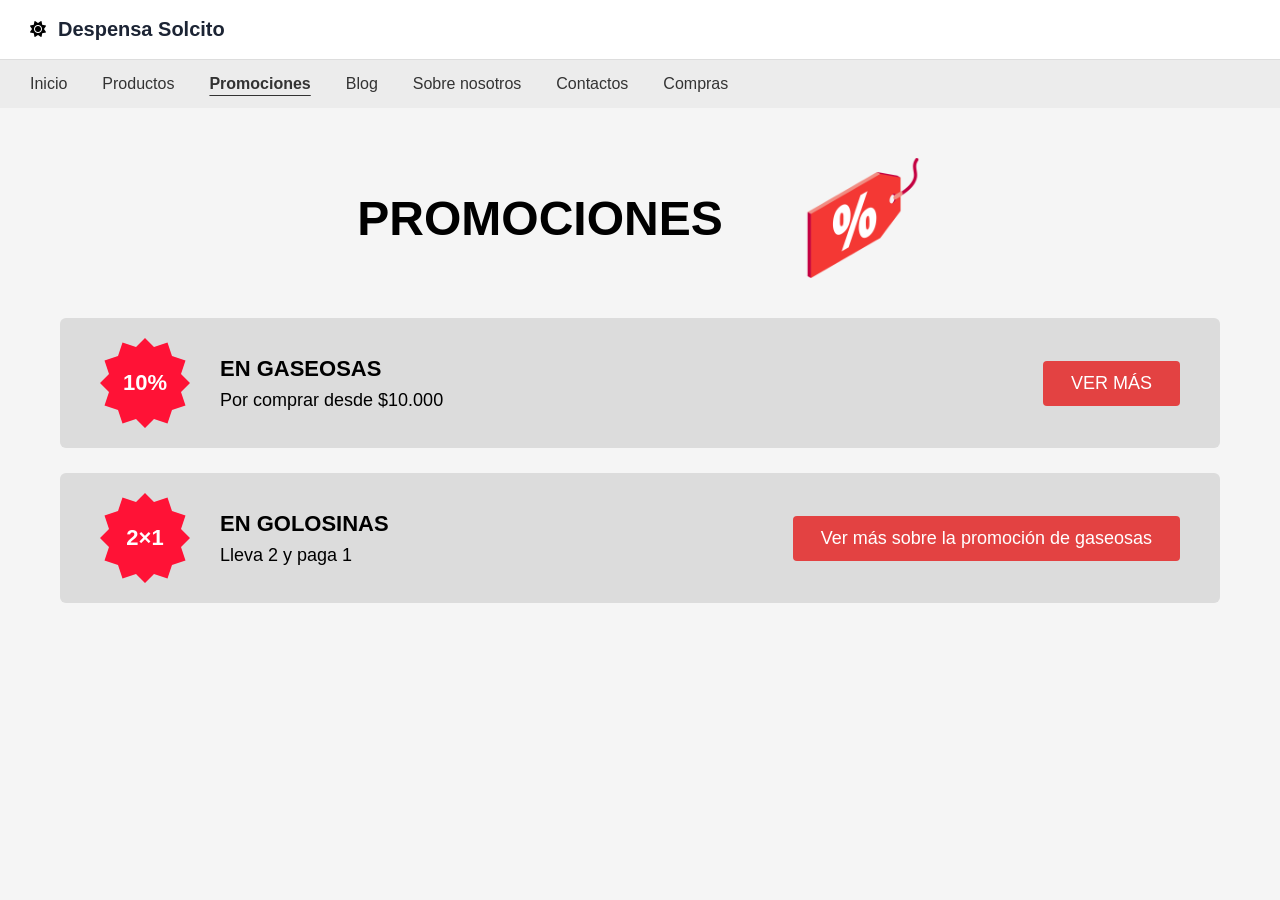
<file: promociones.html>
<!DOCTYPE html>
<html lang="es">
<head>
    <meta charset="UTF-8">
    <meta name="viewport" content="width=device-width, initial-scale=1.0">
    <title>Promociones - Despensa Solcito</title>
    <!-- CSS principal -->
    <link rel="stylesheet" href="css/style.css">
    <!-- CSS para promociones -->
    <link rel="stylesheet" href="css/promociones.css">
    <link rel="stylesheet"
        href="https://cdnjs.cloudflare.com/ajax/libs/font-awesome/6.5.1/css/all.min.css"> 
</head>
<body>
    <!-- HEADER PRINCIPAL -->
    <header class="top-header">
        <div class="logo">
            <div class="logo-icon">
                <i class="fas fa-sun"></i>
            </div>
            <h1>Despensa Solcito</h1>
        </div>
    </header>

    <!-- MENÚ -->
    <nav class="navbar">
        <ul>
            <li><a href="index.html">Inicio</a></li>
            <li><a href="producto.html">Productos</a></li>
            <li><a href="promociones.html">Promociones</a></li>
            <li><a href="blog.html">Blog</a></li>
            <li><a href="sobre_nosotros.html">Sobre nosotros</a></li>
            <li><a href="contactos.html">Contactos</a></li>
            <li><a href="compras.html">Compras</a></li>
        </ul>
    </nav>

    <!-- PROMOCIONES -->
    <section class="promo-container">

        <div class="promo-header">
            <h2>PROMOCIONES</h2>

            <img src="img/fotos/promocion.jpg" alt="Imagen representativa de las promociones de Despensa Solcito">
        </div>

        <!-- PROMO 1 -->
        <div class="promo-card">
            <div class="promo-badge">
                10%
            </div>

            <div class="promo-info">
                <h3>EN GASEOSAS</h3>
                <p>Por comprar desde $10.000</p>
            </div>

            <a href="#" class="promo-btn">
                VER MÁS
            </a>
        </div>

        <!-- PROMO 2 -->
        <div class="promo-card">

            <div class="promo-badge">
                2×1
            </div>

            <div class="promo-info">
                <h3>EN GOLOSINAS</h3>
                <p>Lleva 2 y paga 1</p>
            </div>

            <a href="producto.html" class="promo-btn">
                Ver más sobre la promoción de gaseosas
            </a>
        </div>
    </section>

    <script src="js/funciones/tema.js"></script>
    <script src="js/funciones/menus.js"></script>
</body> 
</html>
</file>
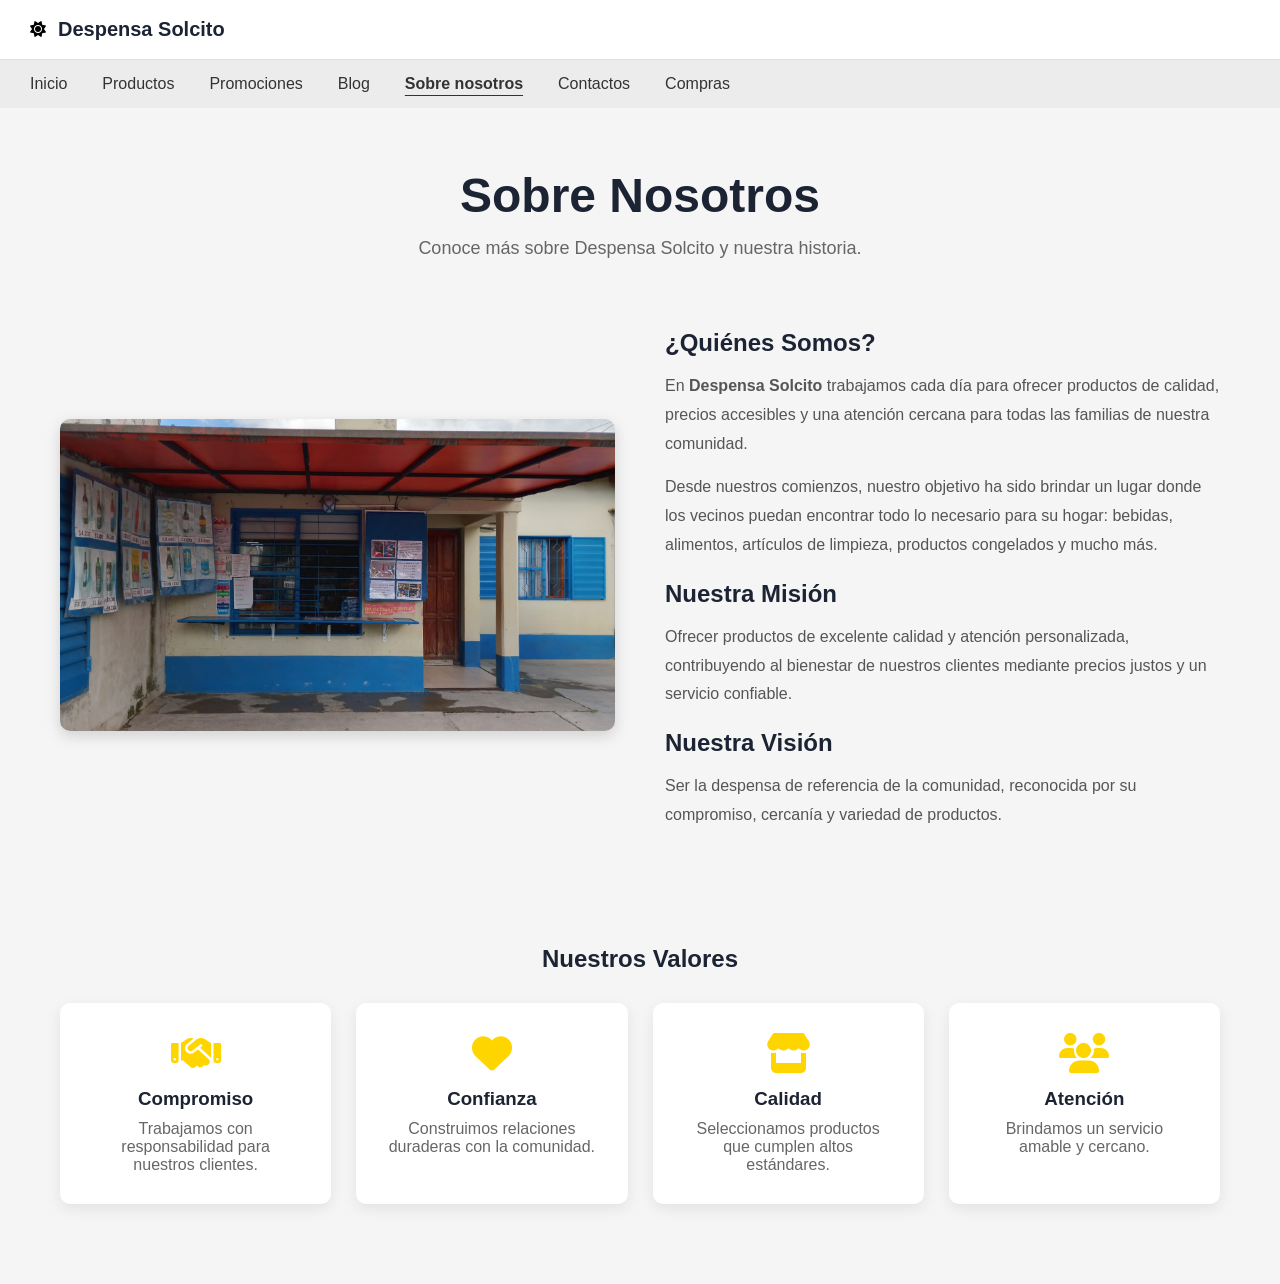
<file: sobre_nosotros.html>
<!DOCTYPE html>
<html lang="es">
<head>
    <meta charset="UTF-8">
    <meta name="viewport" content="width=device-width, initial-scale=1.0">
    <title>Despensa Solcito</title>
    <!-- CSS principal -->
    <link rel="stylesheet" href="css/style.css">
    <!-- CSS para sobre nosotros -->
    <link rel="stylesheet" href="css/sobre_nosotros.css">
    <link rel="stylesheet"
        href="https://cdnjs.cloudflare.com/ajax/libs/font-awesome/6.5.1/css/all.min.css">
</head>
<body>
    <!-- HEADER PRINCIPAL -->
    <header class="top-header">
        <div class="logo">
            <div class="logo-icon">
                <i class="fas fa-sun"></i>
            </div>
            <h1>Despensa Solcito</h1>
        </div>
    </header>

    <!-- MENÚ -->
    <nav class="navbar">
        <ul>
            <li><a href="index.html">Inicio</a></li>
            <li><a href="producto.html">Productos</a></li>
            <li><a href="promociones.html">Promociones</a></li>
            <li><a href="blog.html">Blog</a></li>
            <li><a href="sobre_nosotros.html">Sobre nosotros</a></li>
            <li><a href="contactos.html">Contactos</a></li>
            <li><a href="compras.html">Compras</a></li>
        </ul>
    </nav>

    <!-- SOBRE NOSOTROS -->
    <section class="about-header">
        <h1>Sobre Nosotros</h1>
        <p>Conoce más sobre Despensa Solcito y nuestra historia.</p>
    </section>

    <section class="about-container">
        <div class="about-image">
            <img src="img/fotos/local.jpeg" alt="Despensa Solcito">
        </div>

        <div class="about-content">

            <h2>¿Quiénes Somos?</h2>

            <p>
                En <strong>Despensa Solcito</strong> trabajamos cada día para ofrecer
                productos de calidad, precios accesibles y una atención cercana para
                todas las familias de nuestra comunidad.
            </p>

            <p>
                Desde nuestros comienzos, nuestro objetivo ha sido brindar un lugar
                donde los vecinos puedan encontrar todo lo necesario para su hogar:
                bebidas, alimentos, artículos de limpieza, productos congelados y mucho más.
            </p>

            <h2>Nuestra Misión</h2>

            <p>
                Ofrecer productos de excelente calidad y atención personalizada,
                contribuyendo al bienestar de nuestros clientes mediante precios justos
                y un servicio confiable.
            </p>

            <h2>Nuestra Visión</h2>

            <p>
                Ser la despensa de referencia de la comunidad, reconocida por su
                compromiso, cercanía y variedad de productos.
            </p>
        </div>
    </section>

    <!-- VALORES -->
    <section class="valores">
        <h2>Nuestros Valores</h2>
        <div class="valores-grid">

            <div class="valor-card">
                <i class="fas fa-handshake"></i>
                <h3>Compromiso</h3>
                <p>Trabajamos con responsabilidad para nuestros clientes.</p>
            </div>

            <div class="valor-card">
                <i class="fas fa-heart"></i>
                <h3>Confianza</h3>
                <p>Construimos relaciones duraderas con la comunidad.</p>
            </div>

            <div class="valor-card">
                <i class="fas fa-store"></i>
                <h3>Calidad</h3>
                <p>Seleccionamos productos que cumplen altos estándares.</p>
            </div>

            <div class="valor-card">
                <i class="fas fa-users"></i>
                <h3>Atención</h3>
                <p>Brindamos un servicio amable y cercano.</p>
            </div>
        </div>
    </section>

    <script src="js/funciones/tema.js"></script>
    <script src="js/funciones/menus.js"></script>
</body>
</file>
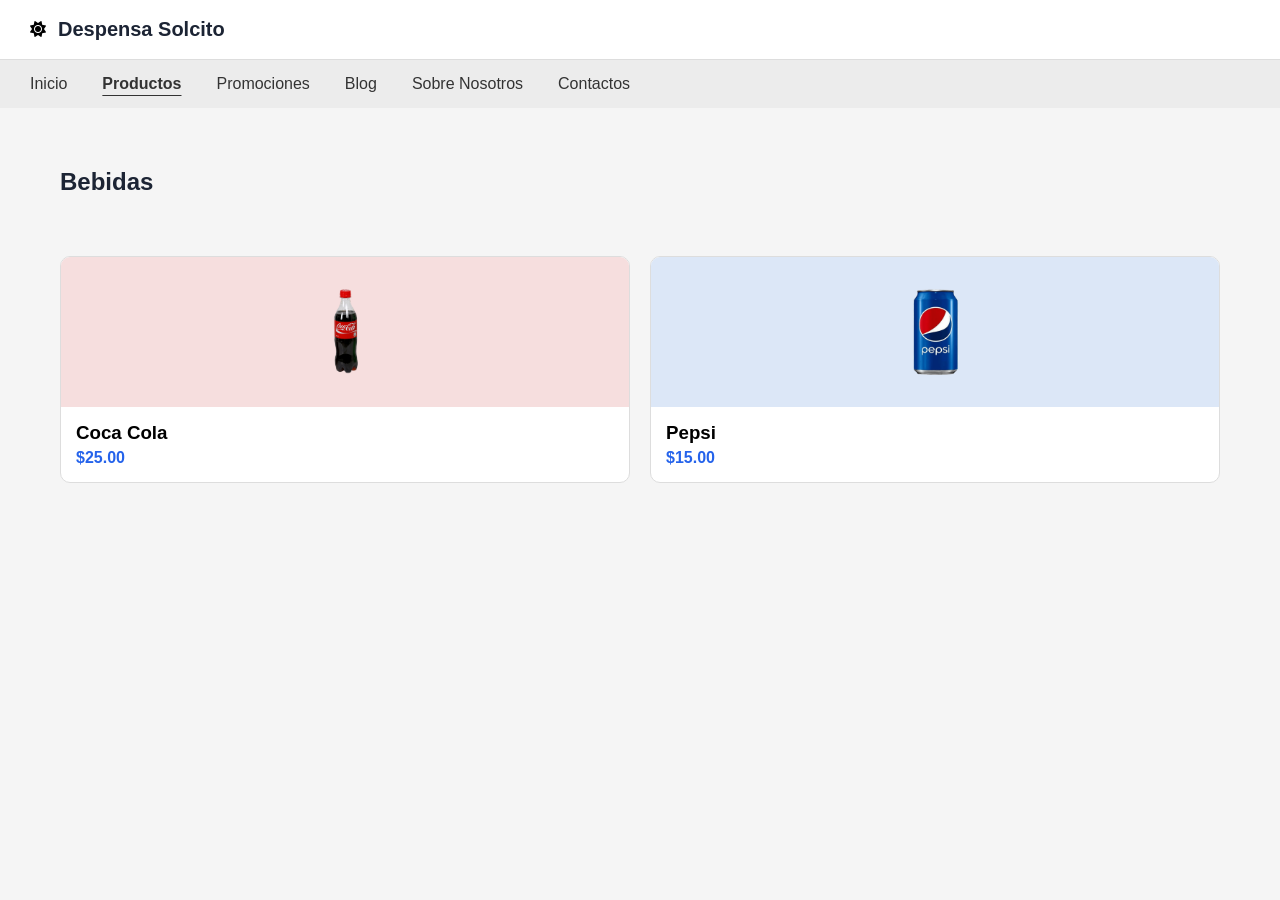
<file: categorias/bebidas.html>
<!DOCTYPE html>
<html lang="es">
<head>
    <meta charset="UTF-8">
    <meta name="viewport" content="width=device-width, initial-scale=1.0">
    <title>Despensa Solcito</title>
    <link rel="stylesheet" href="../css/style.css">
    <link rel="stylesheet"
        href="https://cdnjs.cloudflare.com/ajax/libs/font-awesome/6.5.1/css/all.min.css">
</head>
<body>
    <!-- HEADER PRINCIPAL -->
    <header class="top-header">
        <div class="logo">
            <div class="logo-icon">
                <i class="fas fa-sun"></i>
            </div>
            <h1>Despensa Solcito</h1>
        </div>
    </header>

    <!-- MENÚ -->
    <nav class="navbar">
        <ul>
            <li><a href="../index.html">Inicio</a></li>
            <li><a href="../producto.html">Productos</a></li>
            <li><a href="../promociones.html">Promociones</a></li>
            <li><a href="../blog.html">Blog</a></li>
            <li><a href="../sobre_nosotros.html">Sobre Nosotros</a></li>
            <li><a href="../contactos.html">Contactos</a></li>
        </ul>
    </nav>

    <!-- Categorias - Bebidas -->
    <section class="categorias">
        <h2>Bebidas</h2>
    </section>

    <section class="categorias" data-galeria>
        <div class="grid-categorias">

            <div class="card">
                <div class="images bebida">
                    <img src="../img/productos/coca-cola.png" alt="Coca-Cola">
                </div>
                <h3>Coca Cola</h3>
                <span>$25.00</span>
            </div>

            <div class="card">
                <div class="images pan">
                    <img src="../img/productos/pepsi.png" alt="Pepsi">
                </div>
                <h3>Pepsi</h3>
                <span>$15.00</span>
            </div>
        </div>
    </section>

    <script src="../js/funciones/tema.js"></script>
    <script src="../js/funciones/menus.js"></script>
    <script src="../js/funciones/galeria.js"></script>
</body>
</file>
<file: css/style.css>
*{
    margin:0;
    padding:0;
    box-sizing:border-box;
    font-family: Arial, Helvetica, sans-serif;
}
body{
    background:#f5f5f5;
}

/* HEADER */
.top-header{
    background:white;
    padding:18px 30px;
    border-bottom:1px solid #ddd;
}
.logo{
    display:flex;
    align-items:center;
    gap:12px;
}

.logo img {
    width:45px;
    height:45px;
}
.logo h1{
    font-size:20px;
    color:#1c2434;
}

/* ENCABEZADO: LOGO A LA IZQUIERDA Y PERFIL A LA DERECHA */
.top-header {
    display: flex;
    justify-content: space-between;
    align-items: center;
    gap: 15px;
}

/* CONTENEDOR DEL MENU */
.dropdown-menu {
    position: relative;
    margin-left: auto;
}

/* BOTON PRINCIPAL */
.dropdown-toggle {
    display: flex;
    align-items: center;
    gap: 10px;
    padding: 10px 14px;

    background: white;
    border: 1px solid #ddd;
    border-radius: 10px;

    color: #1c2434;
    font-size: 15px;
    cursor: pointer;
    transition: 0.3s;
}

.dropdown-toggle:hover {
    background: #f5f5f5;
    border-color: #FFD500;
}

.dropdown-toggle > .fa-user-circle {
    font-size: 25px;
    color: #2563eb;
}

.flecha {
    font-size: 12px;
    transition: transform 0.2s;
}

.dropdown-toggle[aria-expanded="true"] .flecha {
    transform: rotate(180deg);
}

/* CAJA DESPLEGABLE */
.dropdown-wrapper {
    position: absolute;
    top: calc(100% + 12px);
    right: 0;
    width: 290px;

    padding: 16px;
    background: white;
    border: 1px solid #e5e7eb;
    border-radius: 12px;

    box-shadow: 0 8px 28px rgba(0, 0, 0, 0.15);
    z-index: 1000;
}

.dropdown-wrapper[hidden] {
    display: none;
}

/* INFORMACION DEL USUARIO */
.user-info {
    display: flex;
    align-items: center;
    gap: 12px;
    padding: 5px 2px 15px;
}

.user-info img {
    width: 48px;
    height: 48px;
    object-fit: cover;
    border-radius: 50%;
    border: 2px solid #FFD500;
}

.user-info h2 {
    font-size: 16px;
    color: #1c2434;
    margin-bottom: 5px;
}

.user-info p {
    font-size: 13px;
    color: #777;
}

/* LINEAS DIVISORIAS */
.dropdown-wrapper hr {
    border: none;
    border-top: 1px solid #eee;
    margin: 5px 0 10px;
}

/* OPCIONES */
.menu-options a {
    display: flex;
    align-items: center;
    gap: 12px;

    padding: 12px 10px;
    border-radius: 8px;

    color: #333;
    text-decoration: none;
    transition: 0.2s;
}
/*
https://www.youtube.com/watch?v=yrPInhwTIM8*/

.menu-options a:hover {
    background: #fff7cc;
}

.menu-options a > img {
    width: 20px;
    text-align: center;
    font-size: 16px;
}

.menu-options a p {
    flex: 1;
    font-size: 14px;
}

.menu-options .flecha-opcion {
    font-size: 12px;
    color: #999;
}

.menu-options a.cerrar-sesion {
    color: #2563eb;
}

/* ADAPTACION A CELULARES */
@media (max-width: 480px) {
    .top-header {
        padding: 14px;
    }

    .logo h1 {
        font-size: 16px;
    }

    .dropdown-toggle {
        padding: 9px;
    }

    .dropdown-toggle span {
        display: none;
    }

    .dropdown-wrapper {
        width: min(290px, calc(100vw - 28px));
    }
}


/* MENÚ */
.navbar{
    background:#ececec;
    padding:15px 30px;
}
.navbar ul{
    display:flex;
    gap:35px;
    list-style:none;
}
.navbar a{
    text-decoration:none;
    color:#333;
    transition:.3s;
}
.navbar a:hover{
    color:#2563eb;
}

/* HERO */
.hero{
    max-width:1200px;
    margin:50px auto;
    display:flex;
    align-items:center;
    gap:50px;
    padding:0 20px;
}
.hero-image img {
    width: 100%;
    max-width: 600px;
    height: auto;
    border-radius: 10px;
    box-shadow: 0 5px 15px rgba(0,0,0,.15);
}
.hero-content{
    flex:1;
}
.hero-content h2{
    font-size:58px;
    color:#111827;
    line-height:1.1;
    margin-bottom:25px;
}
.hero-content p{
    font-size:24px;
    color:#555;
    line-height:1.7;
    margin-bottom:30px;
}
.btn{
    display:inline-block;
    background:#2563eb;
    color:white;
    text-decoration:none;
    padding:15px 35px;
    border-radius:10px;
    font-weight:bold;
}
.btn:hover{
    background:#1d4ed8;
}

/* CATEGORÍAS */
.categorias{
    max-width:1200px;
    margin:60px auto;
    padding:0 20px;
}
.categorias h2{
    margin-bottom:25px;
    color:#1c2434;
}
.grid-categorias{
    display:grid;
    grid-template-columns:repeat(auto-fit,minmax(240px,1fr));
    gap:20px;
}
.card{
    background:white;
    border:1px solid #ddd;
    border-radius:10px;
    overflow:hidden;
    transition:.3s;

    text-decoration:none;
    color:inherit;
    display:block;
    cursor:pointer;
}
.card:hover{
    transform:translateY(-5px);
    box-shadow:0 10px 20px rgba(0,0,0,.1);
    border-color:#2563eb;
}

/* IMÁGENES */
.images{
    height:150px;
    display:flex;
    justify-content:center;
    align-items:center;
}
.images img{
    max-width:90px;
    max-height:90px;
    object-fit:contain;
}

/* ICONOS */
.icon{
    height:150px;
    display:flex;
    justify-content:center;
    align-items:center;
    font-size:55px;
}
.bebida{
    background:#f6dede;
}
.pan{
    background:#dce7f7;
}
.abarrotes{
    background:#dff2e4;
}
.snacks{
    background:#f4efbc;
}
.lacteos{
    background:#e8ddf5;
}
.pastas{
    background:#f5e8c9;
}
.limpieza{
    background:#f4dce9;
}
.congelados{
    background:#d7f4ef;
}
.card h3{
    padding:15px 15px 5px;
}
.card p{
    padding:0 15px;
    color:#666;
    margin-bottom:10px;
}
.card span{
    display:block;
    padding:0 15px 15px;
    color:#2563eb;
    font-weight:bold;
}

/* RESPONSIVE */
@media(max-width:900px){

    .hero{
        flex-direction:column;
        text-align:center;
    }
    .hero-content h2{
        font-size:40px;
    }
    .hero-content p{
        font-size:18px;
    }
    .navbar ul{
        flex-wrap:wrap;
        justify-content:center;
    }
}

/* FOOTER */
.footer{
    background:#1c2434;
    color:white;
    margin-top:60px;
}
.footer-container{
    max-width:1200px;
    margin:auto;
    padding:50px 20px;
    display:grid;
    grid-template-columns:repeat(auto-fit,minmax(220px,1fr));
    gap:30px;
}
.footer-section h3{
    margin-bottom:15px;
    color:#FFD500;
}
.footer-section p{
    line-height:1.8;
    color:#d1d5db;
}
.footer-section ul{
    list-style:none;
}
.footer-section ul li{
    margin-bottom:10px;
}
.footer-section ul li a{
    text-decoration:none;
    color:#d1d5db;
    transition:.3s;
}
.footer-section ul li a:hover{
    color:#FFD500;
}
.social-icons{
    display:flex;
    gap:15px;
    margin-top:10px;
}
.social-icons a{
    width:40px;
    height:40px;
    background:#2d3748;
    color:white;
    display:flex;
    justify-content:center;
    align-items:center;
    border-radius:50%;
    text-decoration:none;
    transition:.3s;
}
.social-icons a:hover{
    background:#FFD500;
    color:#000;
}
.footer-bottom{
    text-align:center;
    padding:20px;
    border-top:1px solid rgba(255,255,255,.1);
    color:#cbd5e1;
}


/* ===== COMPONENTES COMPARTIDOS ===== */

/* Enlace de la página actual en el menú */
.navbar a[aria-current="page"] {
    font-weight: bold;
    text-decoration: underline;
    text-underline-offset: 6px;
}

/* Mensajes de error de los formularios (funciones/validaciones.js) */
.mensaje-error {
    display: block;
    color: #d32f2f;
    font-size: 12px;
    margin-top: 5px;
}

.mensaje-error:empty {
    display: none;
}

/* Mensaje de estado debajo de un formulario */
.mensaje-estado {
    color: #2e7d32;
    font-size: 14px;
    line-height: 1.5;
}

/* Resumen del pedido (funciones/resumen-formulario.js) */
.resumen {
    max-width: 900px;
    margin: 25px auto 0;
    padding: 25px 30px;
    background: #fff;
    border-radius: 10px;
    box-shadow: 0 5px 20px rgba(0, 0, 0, .08);
}

.resumen h3 {
    margin-bottom: 15px;
    color: #1c2434;
}

.resumen dl {
    display: grid;
    grid-template-columns: max-content 1fr;
    gap: 8px 20px;
}

.resumen dt {
    font-weight: bold;
}

.resumen-aviso {
    margin-top: 15px;
    font-size: 13px;
    color: #777;
}

/* Galería de imágenes (funciones/galeria.js) */
[data-galeria] img {
    cursor: zoom-in;
}

.visor {
    position: fixed;
    inset: 0;
    z-index: 1000;
    display: flex;
    justify-content: center;
    align-items: center;
    gap: 15px;
    padding: 20px;
    background: rgba(0, 0, 0, .85);
}

.visor[hidden] {
    display: none;
}

.visor-figura {
    max-width: min(80vw, 700px);
    text-align: center;
    color: #fff;
}

.visor-figura img {
    max-width: 100%;
    max-height: 75vh;
    background: #fff;
    border-radius: 8px;
}

.visor-figura figcaption {
    margin-top: 10px;
}

.visor button {
    border: none;
    background: rgba(255, 255, 255, .15);
    color: #fff;
    font-size: 24px;
    width: 46px;
    height: 46px;
    border-radius: 50%;
    cursor: pointer;
}

.visor button:hover {
    background: rgba(255, 255, 255, .3);
}

.visor-cerrar {
    position: absolute;
    top: 20px;
    right: 20px;
}


/* Fecha y hora*/
.fecha-hora {
    display: flex;
    flex-direction: column;
    align-items: center;
    justify-content: center;
    gap: 5px;

    padding: 10px 18px;
    margin: 10px auto;

    background-color: #f5f5f5;
    color: #333;

    border: 1px solid #ddd;
    border-radius: 10px;

    width: fit-content;
    box-shadow: 0 2px 6px rgba(0, 0, 0, 0.1);
}

.fecha-hora p {
    margin: 0;
    font-size: 14px;
    font-weight: 500;
    font-family: Arial, sans-serif;
}

#fechaActual {
    color: #555;
}

#horaActual {
    color: #2e7d32;
    font-size: 17px;
    font-weight: bold;
}


/* ==========================================================
   MODO OSCURO
   Va al final del archivo para ganarle a los estilos claros.
   Colores: fondo #121212, tarjetas #1e1e1e, bordes #3b3b3b,
   texto #eeeeee, texto secundario #c4c4c4, azul claro #8ab4ff,
   amarillo #ffd45c.
   ========================================================== */

body {
    transition: background-color 0.25s ease, color 0.25s ease;
}

body.modo-oscuro {
    background-color: #121212;
    color: #eeeeee;
}

/* Encabezado, navegación y pie de página */
body.modo-oscuro .top-header,
body.modo-oscuro .navbar,
body.modo-oscuro .footer {
    background-color: #1b1b1b;
    color: #eeeeee;
    border-color: #3b3b3b;
}

/* Títulos que en modo claro son azul oscuro */
body.modo-oscuro .logo h1,
body.modo-oscuro .hero-content h2,
body.modo-oscuro .categorias h2,
body.modo-oscuro .blog-header h1,
body.modo-oscuro .blog-content h2,
body.modo-oscuro .compras-header h2,
body.modo-oscuro .contact-header h1,
body.modo-oscuro .contact-info h2,
body.modo-oscuro .contact-form h2,
body.modo-oscuro .info-item h3,
body.modo-oscuro .curso-header h1,
body.modo-oscuro .tema h3,
body.modo-oscuro .timeline h3,
body.modo-oscuro .cv-header h1,
body.modo-oscuro .faq-header h1,
body.modo-oscuro .about-header h1,
body.modo-oscuro .about-content h2,
body.modo-oscuro .valores h2,
body.modo-oscuro .valor-card h3,
body.modo-oscuro .resumen h3,
body.modo-oscuro .user-info h2 {
    color: #f5f5f5;
}

/* Textos grises */
body.modo-oscuro .hero-content p,
body.modo-oscuro .card p,
body.modo-oscuro .blog-header p,
body.modo-oscuro .blog-content p,
body.modo-oscuro .compras-header p,
body.modo-oscuro .contact-header p,
body.modo-oscuro .info-item p,
body.modo-oscuro .curso-header p,
body.modo-oscuro .tema p,
body.modo-oscuro .cv-header p,
body.modo-oscuro .cv-section li,
body.modo-oscuro .timeline span,
body.modo-oscuro .timeline p,
body.modo-oscuro .cv-section p,
body.modo-oscuro .faq-header p,
body.modo-oscuro .faq-item p,
body.modo-oscuro .about-header p,
body.modo-oscuro .about-content p,
body.modo-oscuro .valor-card p,
body.modo-oscuro .form-group small,
body.modo-oscuro .checkbox-group label,
body.modo-oscuro .resumen-aviso,
body.modo-oscuro .user-info p,
body.modo-oscuro .menu-options .flecha-opcion {
    color: #c4c4c4;
}

/* Títulos y detalles en azul: se aclaran para que se lean */
body.modo-oscuro .tema h2,
body.modo-oscuro .cv-section h2,
body.modo-oscuro .faq-item h2,
body.modo-oscuro .info-item i,
body.modo-oscuro .card span {
    color: #8ab4ff;
}

/* Tarjetas y paneles */
body.modo-oscuro .card,
body.modo-oscuro .blog-card,
body.modo-oscuro .pedido-card,
body.modo-oscuro .contact-info,
body.modo-oscuro .contact-form,
body.modo-oscuro .tema,
body.modo-oscuro .cv-container,
body.modo-oscuro .faq-item,
body.modo-oscuro .valor-card,
body.modo-oscuro .resumen,
body.modo-oscuro .promo-card {
    background-color: #1e1e1e;
    color: #eeeeee;
    border-color: #3b3b3b;
}

body.modo-oscuro .card:hover {
    border-color: #8ab4ff;
    box-shadow: 0 10px 20px rgba(0, 0, 0, 0.5);
}

body.modo-oscuro .timeline,
body.modo-oscuro .tema pre {
    background-color: #2a2a2a;
    color: #eeeeee;
}

/* Campos de formulario */
body.modo-oscuro input,
body.modo-oscuro textarea,
body.modo-oscuro select {
    background-color: #181818;
    color: #eeeeee;
    border-color: #555555;
}

body.modo-oscuro input::placeholder,
body.modo-oscuro textarea::placeholder {
    color: #aaaaaa;
}

body.modo-oscuro fieldset {
    border-color: #3b3b3b;
}

body.modo-oscuro legend,
body.modo-oscuro .form-label,
body.modo-oscuro .form-group label,
body.modo-oscuro .radio-group label {
    color: #dddddd;
}

body.modo-oscuro .btn-reset {
    background-color: #2a2a2a;
    color: #eeeeee;
    border: 1px solid #555555;
}

body.modo-oscuro .btn-reset:hover {
    background-color: #3a3a3a;
}

/* Enlaces */
body.modo-oscuro a {
    color: #ffd45c;
}

body.modo-oscuro a:hover {
    color: #ffe89a;
}

body.modo-oscuro a.card {
    color: #eeeeee;
}

/* Botones y etiquetas de color: el texto siempre blanco */
body.modo-oscuro .btn,
body.modo-oscuro .blog-btn,
body.modo-oscuro .promo-btn,
body.modo-oscuro .promo-badge,
body.modo-oscuro .btn-enviar,
body.modo-oscuro .social-contact a,
body.modo-oscuro .skills span,
body.modo-oscuro .contact-form button {
    color: #ffffff;
}

body.modo-oscuro .social-icons a {
    color: #ffffff;
}

body.modo-oscuro .social-icons a:hover {
    color: #000000;
}

/* Menú de perfil */
body.modo-oscuro .dropdown-toggle {
    background-color: #242424;
    color: #eeeeee;
    border-color: #555555;
}

body.modo-oscuro .dropdown-toggle:hover {
    background-color: #333333;
    border-color: #ffd45c;
}

body.modo-oscuro .dropdown-toggle > .fa-user-circle {
    color: #8ab4ff;
}

body.modo-oscuro .dropdown-wrapper {
    background-color: #1e1e1e;
    border-color: #3b3b3b;
    box-shadow: 0 8px 28px rgba(0, 0, 0, 0.6);
}

body.modo-oscuro .dropdown-wrapper hr {
    border-top-color: #3b3b3b;
}

body.modo-oscuro .menu-options {
    background-color: transparent;
}

body.modo-oscuro .menu-options a {
    color: #eeeeee;
}

body.modo-oscuro .menu-options a:hover {
    background-color: #333333;
    color: #ffffff;
}

body.modo-oscuro .menu-options a.cerrar-sesion {
    color: #8ab4ff;
}

body.modo-oscuro .menu-options a.cerrar-sesion:hover {
    color: #b3cdff;
}

/* Los íconos oscuros se apoyan en un fondo claro para verse */
body.modo-oscuro .menu-options a > img {
    box-sizing: content-box;
    padding: 3px;
    background-color: #f1f1f1;
    border-radius: 6px;
}

/* Fecha y hora */
body.modo-oscuro .fecha-hora {
    background-color: #242424;
    border-color: #3b3b3b;
}

body.modo-oscuro #fechaActual {
    color: #bbbbbb;
}

body.modo-oscuro #horaActual {
    color: #66bb6a;
}

/* Mensajes de formularios */
body.modo-oscuro .mensaje-error {
    color: #ff8a80;
}

body.modo-oscuro .mensaje-estado {
    color: #81c784;
}

/* Separadores */
body.modo-oscuro hr {
    border-color: #444444;
}
</file>
<file: css/compras.css>
.compras {
    max-width: 900px;
    margin: 0 auto;
    padding: 55px 20px;
}

.compras-header {
    text-align: center;
    margin-bottom: 35px;
}

.compras-header h2 {
    font-size: 40px;
    color: #1c2434;
    margin-bottom: 10px;
}

.compras-header p {
    color: #777;
    font-size: 16px;
}

.pedido-card {
    background: #fff;
    border-radius: 10px;
    padding: 30px;
    box-shadow: 0 5px 20px rgba(0,0,0,.08);
}

fieldset {
    border: 1px solid #d1d5db;
    border-radius: 7px;
    padding: 20px;
    margin-bottom: 22px;
}

legend {
    padding: 0 8px;
    color: #374151;
    font-size: 14px;
}

.form-group {
    margin-bottom: 18px;
}

.form-group label,
.form-label {
    display: block;
    font-size: 14px;
    color: #374151;
    margin-bottom: 7px;
}

.form-group input,
.form-group select,
.form-group textarea {
    width: 100%;
    padding: 11px 12px;
    border: 1px solid #d1d5db;
    border-radius: 6px;
    font-family: inherit;
    font-size: 14px;
    outline: none;
    transition: .2s;
    box-sizing: border-box;
}

.form-group textarea {
    resize: vertical;
}

.form-group input:focus,
.form-group select:focus,
.form-group textarea:focus {
    border-color: #2563eb;
    box-shadow: 0 0 0 2px rgba(37,99,235,.1);
}

.form-group input:invalid:not(:placeholder-shown),
.form-group select:invalid,
.form-group textarea:invalid:not(:placeholder-shown) {
    border-color: #ef4444;
}

.form-group input:valid,
.form-group select:valid,
.form-group textarea:valid {
    border-color: #22c55e;
}

.radio-group {
    display: flex;
    gap: 25px;
    flex-wrap: wrap;
}

.radio-group label {
    display: flex;
    align-items: center;
    gap: 7px;
    margin: 0;
}

.radio-group input {
    width: auto;
}

input[type="file"] {
    padding: 8px;
}

.form-group small {
    display: block;
    color: #888;
    margin-top: 5px;
    font-size: 12px;
}

.checkbox-group {
    display: flex;
    align-items: flex-start;
    gap: 8px;
    margin: 20px 0;
}

.checkbox-group input {
    margin-top: 3px;
}

.checkbox-group label {
    font-size: 13px;
    color: #555;
}

.form-buttons {
    display: flex;
    gap: 10px;
}

.btn-enviar,
.btn-reset {
    padding: 13px 20px;
    border: none;
    border-radius: 6px;
    cursor: pointer;
    font-size: 14px;
}

.btn-enviar {
    flex: 1;
    background: #2563eb;
    color: #fff;
}

.btn-enviar:hover {
    background: #1d4ed8;
}

.btn-reset {
    background: #fff;
    border: 1px solid #d1d5db;
    color: #374151;
}

.btn-reset:hover {
    background: #f3f4f6;
}

@media (max-width: 600px) {
    .compras {
        padding: 40px 15px;
    }

    .compras-header h2 {
        font-size: 32px;
    }

    .pedido-card {
        padding: 20px;
    }

    .radio-group {
        flex-direction: column;
        gap: 10px;
    }
}
</file>
<file: css/configuracion.css>
* {
    margin: 0;
    padding: 0;
    box-sizing: border-box;
}

body {
    font-family: Arial, Helvetica, sans-serif;
    background: #f5f7f5;
    color: #26352a;
    transition: background .25s, color .25s;
}

.encabezado {
    display: flex;
    justify-content: space-between;
    align-items: center;
    padding: 20px 6%;
    background: white;
    border-bottom: 1px solid #e5e7eb;
}

.marca {
    display: flex;
    align-items: center;
    gap: 12px;
    color: #287b38;
    font-size: 20px;
    font-weight: bold;
    text-decoration: none;
}

.marca i {
    color: #f9a825;
    font-size: 28px;
}

.volver {
    color: #287b38;
    text-decoration: none;
}

.contenedor {
    max-width: 800px;
    margin: 45px auto;
    padding: 0 20px;
}

.titulo {
    margin-bottom: 25px;
}

.titulo h1 {
    margin-bottom: 10px;
    font-size: 30px;
}

.titulo p,
.panel p {
    color: #6b7280;
    line-height: 1.6;
}

.panel {
    background: white;
    border: 1px solid #e5e7eb;
    border-radius: 12px;
    padding: 25px;
    margin-bottom: 20px;
}

.panel h2 {
    font-size: 19px;
    margin-bottom: 22px;
}

.panel h2 i {
    color: #388e3c;
    margin-right: 8px;
}

.panel > label {
    display: block;
    margin: 15px 0 8px;
    font-weight: bold;
    font-size: 14px;
}

.panel > input {
    width: 100%;
    padding: 12px;
    border: 1px solid #d1d5db;
    border-radius: 8px;
    font-size: 15px;
}

.panel > input:focus {
    outline: 2px solid #388e3c;
    border-color: #388e3c;
}

.opcion {
    display: flex;
    justify-content: space-between;
    align-items: center;
    gap: 20px;
    padding: 15px 0;
    border-bottom: 1px solid #eee;
}

.opcion:last-child {
    border-bottom: none;
}

.opcion strong {
    display: block;
    margin-bottom: 5px;
}

.opcion p {
    font-size: 14px;
}

.opcion input {
    width: 19px;
    height: 19px;
    accent-color: #388e3c;
    cursor: pointer;
    flex-shrink: 0;
}

.aviso {
    margin-bottom: 15px;
    font-size: 14px;
}

.enlace {
    color: #287b38;
    font-weight: bold;
}

.acciones {
    display: flex;
    gap: 12px;
    flex-wrap: wrap;
}

.acciones button {
    padding: 13px 18px;
    border-radius: 8px;
    cursor: pointer;
    font-weight: bold;
}

.guardar {
    background: #2e7d32;
    color: white;
    border: none;
}

.guardar:hover {
    background: #1b5e20;
}

.restablecer {
    background: white;
    color: #374151;
    border: 1px solid #d1d5db;
}

#mensaje {
    margin-top: 18px;
    color: #287b38;
    font-size: 14px;
}

footer {
    text-align: center;
    padding: 25px;
    color: #6b7280;
}

/* MODO OSCURO */
body.modo-oscuro {
    background: #111827;
    color: #f3f4f6;
}

body.modo-oscuro .encabezado,
body.modo-oscuro .panel {
    background: #1f2937;
    border-color: #374151;
}

body.modo-oscuro .panel p,
body.modo-oscuro .titulo p {
    color: #d1d5db;
}

body.modo-oscuro .panel > input {
    background: #111827;
    color: white;
    border-color: #4b5563;
}

body.modo-oscuro .opcion {
    border-color: #374151;
}

body.modo-oscuro .restablecer {
    background: #374151;
    color: white;
    border-color: #4b5563;
}

@media (max-width: 600px) {
    .encabezado {
        padding: 18px;
    }

    .marca {
        font-size: 16px;
    }

    .contenedor {
        margin: 30px auto;
        padding: 0 14px;
    }

    .panel {
        padding: 20px;
    }
}

body.modo-oscuro .marca,
body.modo-oscuro .volver,
body.modo-oscuro .enlace {
    color: #81c784;
}

body.modo-oscuro .titulo h1,
body.modo-oscuro .panel h2,
body.modo-oscuro .opcion strong {
    color: #f3f4f6;
}
</file>
<file: css/contactos.css>
/* ==========================
   CONTACTOS
========================== */
.contact-header{
    text-align:center;
    padding:60px 20px 30px;
}

.contact-header h1{
    font-size:48px;
    color:#1c2434;
    margin-bottom:15px;
}

.contact-header p{
    color:#666;
    font-size:18px;
}

.contact-container{
    max-width:1200px;
    margin:auto;
    padding:20px;
    display:grid;
    grid-template-columns:1fr 1fr;
    gap:40px;
}

.contact-info,
.contact-form{
    background:white;
    padding:30px;
    border-radius:10px;
    box-shadow:0 5px 15px rgba(0,0,0,.08);
}

.contact-info h2,
.contact-form h2{
    margin-bottom:25px;
    color:#1c2434;
}

.info-item{
    display:flex;
    gap:15px;
    margin-bottom:25px;
    align-items:flex-start;
}

.info-item i{
    color:#2563eb;
    font-size:24px;
    margin-top:5px;
}

.info-item h3{
    margin-bottom:5px;
    color:#1c2434;
}

.info-item p{
    color:#666;
}

.social-contact{
    display:flex;
    gap:15px;
    margin-top:20px;
}

.social-contact a{
    width:45px;
    height:45px;
    background:#2563eb;
    color:white;
    border-radius:50%;
    display:flex;
    justify-content:center;
    align-items:center;
    text-decoration:none;
    transition:.3s;
}

.social-contact a:hover{
    background:#1d4ed8;
}

.contact-form form{
    display:flex;
    flex-direction:column;
    gap:15px;
}

.contact-form input,
.contact-form textarea{
    padding:12px;
    border:1px solid #ddd;
    border-radius:6px;
    font-size:16px;
    outline:none;
}

.contact-form input:focus,
.contact-form textarea:focus{
    border-color:#2563eb;
}

.contact-form button{
    background:#2563eb;
    color:white;
    border:none;
    padding:15px;
    border-radius:6px;
    font-size:16px;
    cursor:pointer;
    transition:.3s;
}

.contact-form button:hover{
    background:#1d4ed8;
}

/* RESPONSIVE */
@media(max-width:900px){

    .contact-container{
        grid-template-columns:1fr;
    }

    .contact-header h1{
        font-size:36px;
    }
}

/* Cada campo del formulario va dentro de un contenedor */
.contact-form .campo {
    display: flex;
    flex-direction: column;
}
</file>
<file: css/curso.css>
.curso-header{
    text-align:center;
    padding:50px 20px;
}
.curso-header h1{
    font-size:48px;
    color:#1c2434;
    margin-bottom:15px;
}
.curso-header p{
    color:#666;
}
.curso-container{
    max-width:1000px;
    margin:auto;
    padding:20px;
}
.tema{
    background:white;
    padding:25px;
    margin-bottom:25px;
    border-radius:10px;
    box-shadow:0 5px 15px rgba(0,0,0,.08);
}
.tema h2{
    color:#2563eb;
    margin-bottom:15px;
}
.tema h3{
    color:#1c2434;
    margin:15px 0 10px;
}
.tema p{
    color:#555;
    line-height:1.8;
}
.tema pre{
    background:#f4f4f4;
    padding:15px;
    border-radius:6px;
    margin:15px 0;
    overflow:auto;
}
</file>
<file: css/login.css>
* {
    margin: 0;
    padding: 0;
    box-sizing: border-box;
}

body {
    font-family: Arial, Helvetica, sans-serif;
    background: linear-gradient(135deg, #e8f5e9, #f7fff7);
    color: #26352a;
    min-height: 100vh;
}

a {
    text-decoration: none;
    color: inherit;
}

/* Contenedor principal */
.login-container {
    min-height: 100vh;
    display: flex;
    flex-direction: column;
    justify-content: center;
    align-items: center;
    padding: 30px 16px;
    position: relative;
}

/* Volver al inicio */
.volver-inicio {
    position: absolute;
    top: 25px;
    left: 30px;
    color: #357a38;
    font-size: 14px;
    font-weight: bold;
    transition: color 0.2s;
}

.volver-inicio:hover {
    color: #1b5e20;
}

/* Tarjeta del login */
.login-card {
    width: 100%;
    max-width: 430px;
    background: #ffffff;
    padding: 38px;
    border-radius: 20px;
    box-shadow: 0 12px 40px rgba(35, 80, 40, 0.12);
}

/* Logo */
.logo {
    text-align: center;
    margin-bottom: 32px;
}

.logo-icono {
    width: 65px;
    height: 65px;
    margin: 0 auto 12px;
    border-radius: 50%;
    display: flex;
    justify-content: center;
    align-items: center;
    background: #e8f5e9;
    color: #f9a825;
    font-size: 32px;
}

.logo h1 {
    font-size: 25px;
    color: #287b38;
    margin-bottom: 8px;
}

.logo h1 span {
    color: #f9a825;
}

.logo p {
    color: #777777;
    font-size: 14px;
}

/* Título */
.login-titulo {
    margin-bottom: 25px;
}

.login-titulo h2 {
    font-size: 23px;
    margin-bottom: 8px;
}

.login-titulo p {
    color: #777777;
    font-size: 14px;
}

/* Campos */
.campo {
    margin-bottom: 20px;
}

.campo label {
    display: block;
    font-size: 14px;
    font-weight: bold;
    margin-bottom: 9px;
}

.input-icono {
    display: flex;
    align-items: center;
    gap: 10px;
    height: 48px;
    padding: 0 13px;
    border: 1px solid #d9e2da;
    border-radius: 9px;
    background: #ffffff;
    transition: border-color 0.2s, box-shadow 0.2s;
}

.input-icono:focus-within {
    border-color: #388e3c;
    box-shadow: 0 0 0 3px rgba(56, 142, 60, 0.12);
}

.input-icono > i {
    color: #6b8b6e;
}

.input-icono input {
    width: 100%;
    min-width: 0;
    height: 100%;
    border: none;
    outline: none;
    background: transparent;
    color: #26352a;
    font-size: 14px;
}

.input-icono input::placeholder {
    color: #a0a8a1;
}

/* Mostrar contraseña */
.mostrar-contrasena {
    border: none;
    background: transparent;
    color: #718372;
    cursor: pointer;
    font-size: 16px;
    padding: 5px;
}

/* Recordarme y recuperar contraseña */
.opciones {
    display: flex;
    justify-content: space-between;
    align-items: center;
    gap: 10px;
    margin: 5px 0 25px;
    font-size: 12px;
}

.recordar {
    display: flex;
    align-items: center;
    gap: 6px;
}

.recordar input {
    accent-color: #388e3c;
}

.opciones a {
    color: #2e7d32;
}

.opciones a:hover {
    text-decoration: underline;
}

/* Botón ingresar */
.boton-login {
    width: 100%;
    height: 48px;
    border: none;
    border-radius: 9px;
    background: #2e7d32;
    color: #ffffff;
    font-size: 15px;
    font-weight: bold;
    cursor: pointer;
    transition: background 0.2s, transform 0.2s;
}

.boton-login i {
    margin-left: 8px;
}

.boton-login:hover {
    background: #1b5e20;
    transform: translateY(-1px);
}

/* Mensaje */
.mensaje {
    margin-top: 14px;
    color: #2e7d32;
    font-size: 13px;
    line-height: 1.5;
}


/* Mensajes de error debajo de los campos */
.error-campo {
    color: #d32f2f;
    font-size: 12px;
    line-height: 1.4;
    margin-top: 6px;
    min-height: 0;
}

/* Resaltar el campo que tiene un error */
.campo:has(.error-campo:not(:empty)) .input-icono {
    border-color: #d32f2f;
}

/* Separador */
.separador {
    text-align: center;
    border-top: 1px solid #eeeeee;
    margin: 28px 0 20px;
    padding-top: 20px;
}

.separador span {
    color: #777777;
    font-size: 13px;
}

/* Botón de registro */
.boton-registro {
    display: flex;
    justify-content: center;
    align-items: center;
    width: 100%;
    height: 46px;
    border: 1px solid #388e3c;
    border-radius: 9px;
    color: #2e7d32;
    font-size: 14px;
    font-weight: bold;
    transition: background 0.2s, color 0.2s;
}

.boton-registro:hover {
    background: #e8f5e9;
}

/* Pie de página */
.pie-login {
    margin-top: 25px;
    color: #788478;
    text-align: center;
    font-size: 12px;
}

/* Adaptación para celulares */
@media (max-width: 480px) {
    .login-container {
        padding: 75px 15px 25px;
    }
    .volver-inicio {
        top: 25px;
        left: 18px;
    }
    .login-card {
        padding: 27px 22px;
    }
    .logo h1 {
        font-size: 23px;
    }
    .opciones {
        align-items: flex-start;
        flex-wrap: wrap;
    }
}


/* MODO OSCURO */
body.modo-oscuro {
    background: #121212;
    color: #eeeeee;
}

body.modo-oscuro .login-card {
    background: #1e1e1e;
    box-shadow: 0 12px 40px rgba(0, 0, 0, 0.6);
}

body.modo-oscuro .login-titulo h2,
body.modo-oscuro .campo label {
    color: #f5f5f5;
}

body.modo-oscuro .logo p,
body.modo-oscuro .login-titulo p,
body.modo-oscuro .separador span,
body.modo-oscuro .pie-login {
    color: #c4c4c4;
}

body.modo-oscuro .logo-icono {
    background: #2a2a2a;
}

body.modo-oscuro .input-icono {
    background: #181818;
    border-color: #555555;
}

body.modo-oscuro .input-icono input {
    color: #eeeeee;
}

body.modo-oscuro .input-icono > i,
body.modo-oscuro .mostrar-contrasena {
    color: #aaaaaa;
}

body.modo-oscuro .separador {
    border-top-color: #3b3b3b;
}

body.modo-oscuro .volver-inicio,
body.modo-oscuro .boton-registro,
body.modo-oscuro .mensaje {
    color: #81c784;
}

body.modo-oscuro .boton-registro {
    border-color: #81c784;
}

body.modo-oscuro .boton-registro:hover {
    background: #2a2a2a;
}

body.modo-oscuro .error-campo {
    color: #ff8a80;
}
</file>
<file: css/preguntas_frecuentes.css>
.faq-header{
    text-align:center;
    padding:50px 20px;
}

.faq-header h1{
    font-size:48px;
    color:#1c2434;
    margin-bottom:10px;
}

.faq-header p{
    color:#666;
}

.faq-container{
    max-width:1000px;
    margin:auto;
    padding:20px;
}

.faq-item{
    background:white;
    padding:25px;
    margin-bottom:20px;
    border-radius:10px;
    box-shadow:0 5px 15px rgba(0,0,0,.08);
}

.faq-item h2{
    color:#2563eb;
    margin-bottom:10px;
}

.faq-item p{
    color:#555;
    line-height:1.7;
}
</file>
<file: css/promociones.css>
/* ==========================
   PROMOCIONES
========================== */
.promo-container{
    max-width:1200px;
    margin:50px auto;
    padding:0 20px;
}

.promo-header{
    display:flex;
    justify-content:center;
    align-items:center;
    gap:80px;
    margin-bottom:40px;
}

.promo-header h2{
    font-size:48px;
    font-weight:bold;
}

.promo-header img{
    width:120px;
}

.promo-card{
    background:#dcdcdc;
    border-radius:6px;
    padding:20px 40px;
    margin-bottom:25px;

    display:flex;
    align-items:center;
    justify-content:space-between;
}

.promo-badge{
    width:90px;
    height:90px;
    background:#ff1236;
    color:white;

    display:flex;
    justify-content:center;
    align-items:center;

    font-size:22px;
    font-weight:bold;

    clip-path: polygon(
        50% 0%,
        60% 10%,
        75% 5%,
        80% 20%,
        95% 25%,
        90% 40%,
        100% 50%,
        90% 60%,
        95% 75%,
        80% 80%,
        75% 95%,
        60% 90%,
        50% 100%,
        40% 90%,
        25% 95%,
        20% 80%,
        5% 75%,
        10% 60%,
        0% 50%,
        10% 40%,
        5% 25%,
        20% 20%,
        25% 5%,
        40% 10%
    );
}

.promo-info{
    flex:1;
    margin-left:30px;
}

.promo-info h3{
    font-size:22px;
    margin-bottom:8px;
}

.promo-info p{
    font-size:18px;
}

.promo-btn{
    background:#e34242;
    color:white;
    text-decoration:none;
    padding:12px 28px;
    border-radius:4px;
    font-size:18px;
    transition:.3s;
}

.promo-btn:hover{
    background:#c62828;
}

/* RESPONSIVE */
@media(max-width:768px){
    .promo-header{
        flex-direction:column;
        gap:20px;
    }
    .promo-card{
        flex-direction:column;
        gap:20px;
        text-align:center;
    }
    .promo-info{
        margin-left:0;
    }
}
</file>
<file: css/sobre_nosotros.css>
/* ==========================
   SOBRE NOSOTROS
========================== */

.about-header{
    text-align:center;
    padding:60px 20px 30px;
}

.about-header h1{
    font-size:48px;
    color:#1c2434;
    margin-bottom:15px;
}

.about-header p{
    color:#666;
    font-size:18px;
}

.about-container{
    max-width:1200px;
    margin:auto;
    padding:20px;
    display:flex;
    gap:50px;
    align-items:center;
}

.about-image{
    flex:1;
}

.about-image img{
    width:100%;
    border-radius:10px;
    box-shadow:0 5px 15px rgba(0,0,0,.15);
}

.about-content{
    flex:1;
}

.about-content h2{
    color:#1c2434;
    margin-bottom:15px;
    margin-top:20px;
}

.about-content p{
    color:#555;
    line-height:1.8;
    margin-bottom:15px;
}

/* VALORES */

.valores{
    max-width:1200px;
    margin:60px auto;
    padding:20px;
    text-align:center;
}

.valores h2{
    margin-bottom:30px;
    color:#1c2434;
}

.valores-grid{
    display:grid;
    grid-template-columns:repeat(auto-fit,minmax(220px,1fr));
    gap:25px;
}

.valor-card{
    background:white;
    padding:30px;
    border-radius:10px;
    box-shadow:0 5px 15px rgba(0,0,0,.08);
    transition:.3s;
}

.valor-card:hover{
    transform:translateY(-5px);
}

.valor-card i{
    font-size:40px;
    color:#FFD500;
    margin-bottom:15px;
}

.valor-card h3{
    margin-bottom:10px;
    color:#1c2434;
}

.valor-card p{
    color:#666;
}

/* RESPONSIVE */

@media(max-width:900px){

    .about-container{
        flex-direction:column;
    }

    .about-header h1{
        font-size:36px;
    }
}
</file>
